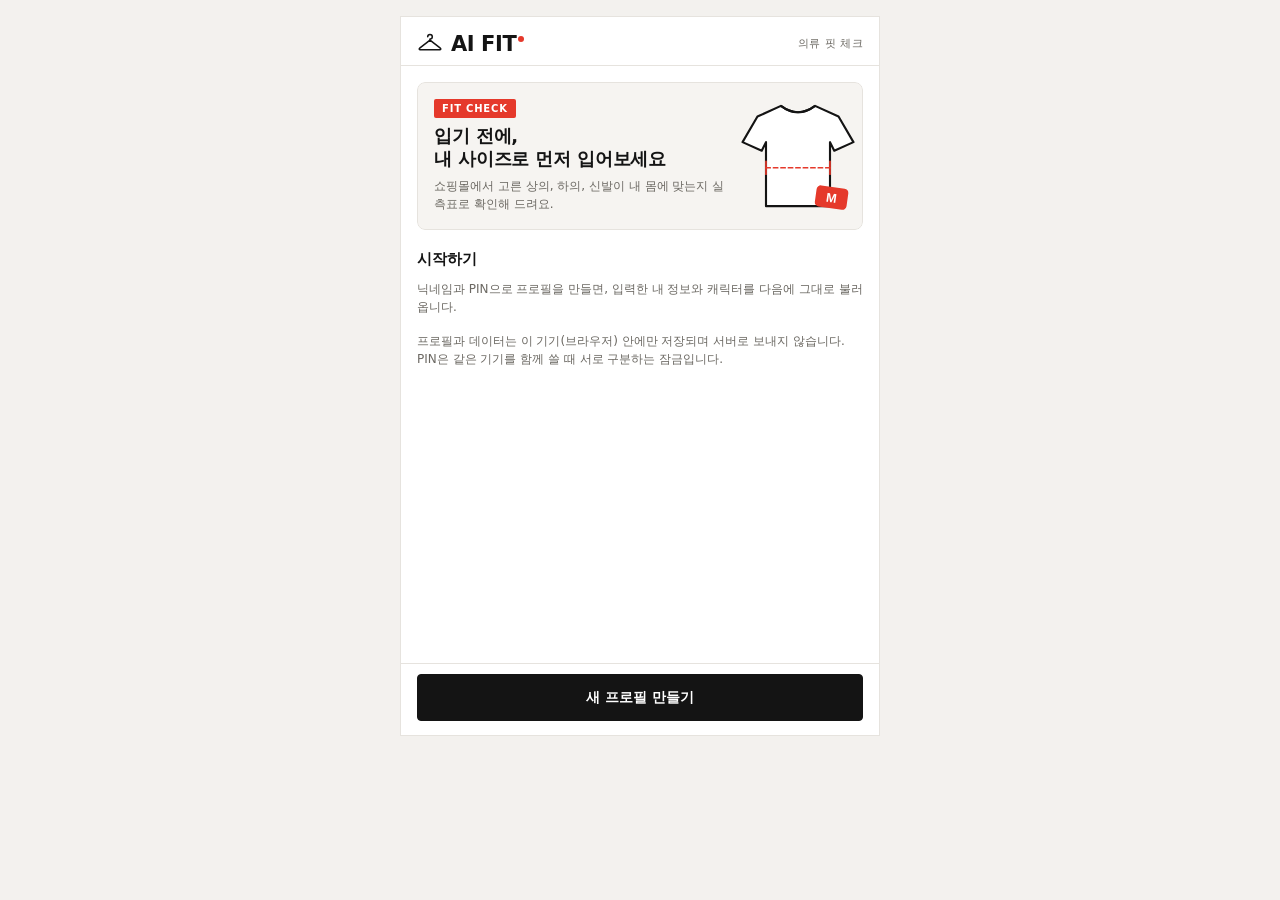
<file: index.html>
<!doctype html>
<html lang="ko">
<head>
<meta charset="utf-8">
<meta name="viewport" content="width=device-width,initial-scale=1,viewport-fit=cover">
<title>AI FIT</title>
<link rel="stylesheet" href="style.css">
</head>
<body>
<div id="app" aria-live="polite"></div>
<script src="fit-config.js"></script>
<script src="fit-engine.js"></script>
<script src="app.js"></script>
</body>
</html>
</file>
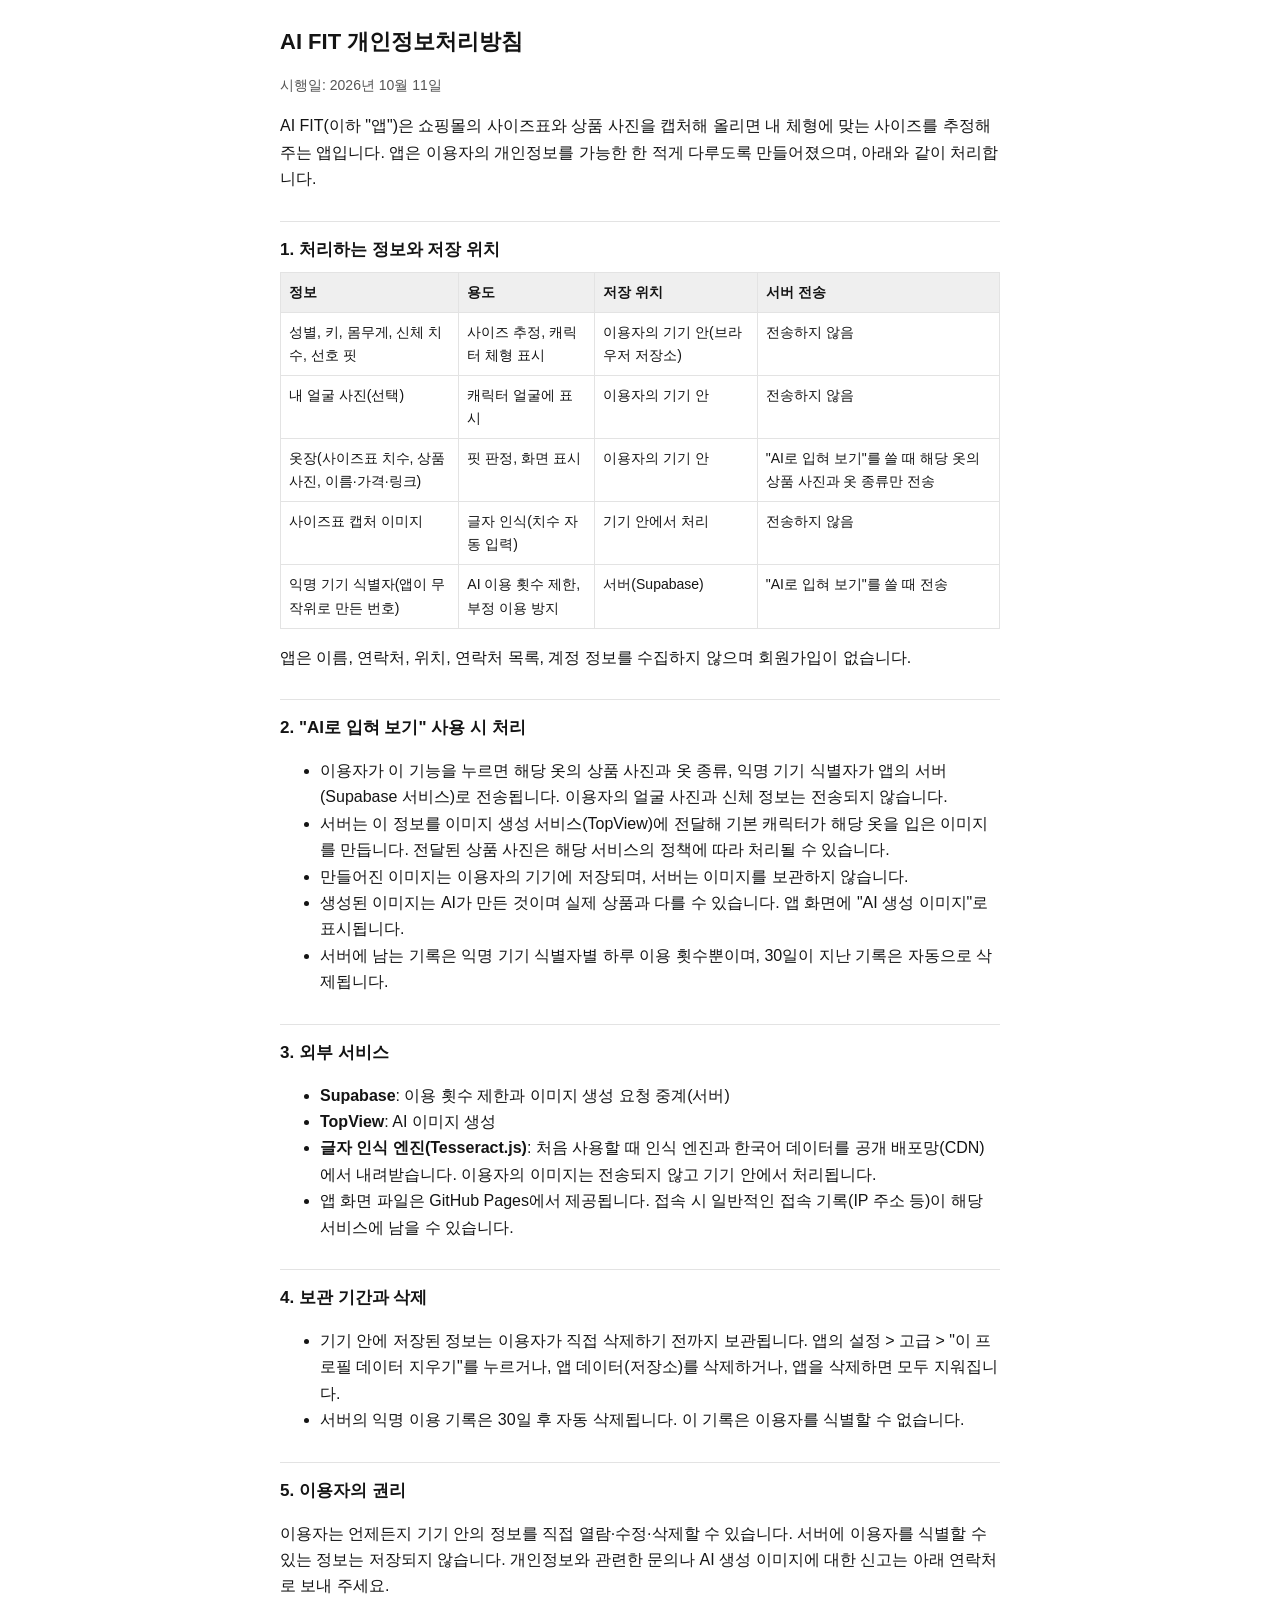
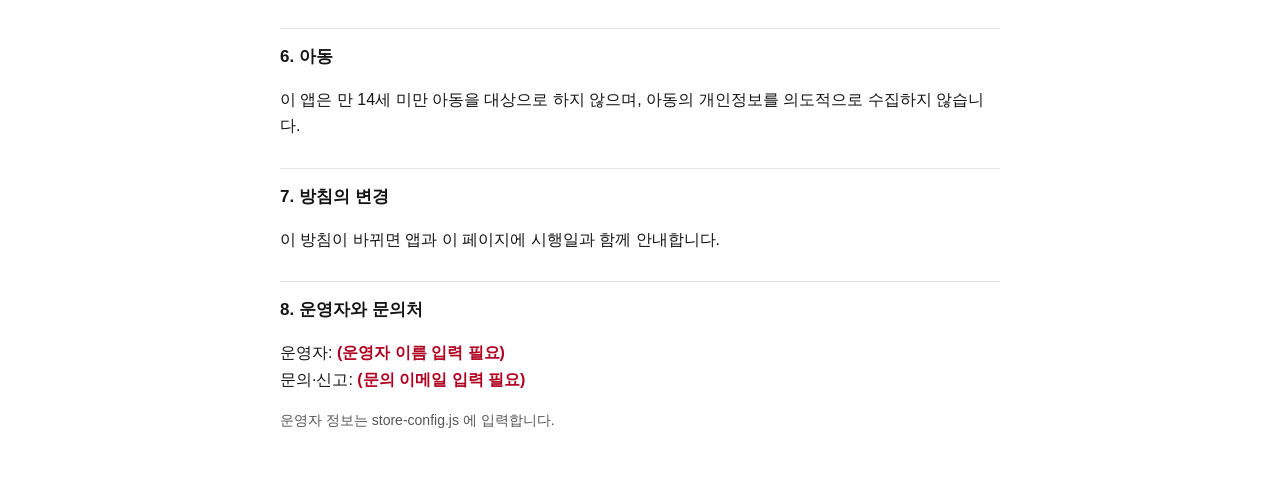
<file: privacy.html>
<!doctype html>
<html lang="ko">
<head>
<meta charset="utf-8">
<meta name="viewport" content="width=device-width,initial-scale=1">
<title>AI FIT 개인정보처리방침</title>
<style>
  :root{color-scheme:light dark;--bg:#fff;--ink:#141414;--sub:#555;--line:#e3e3e3;--warn:#b00020}
  @media (prefers-color-scheme:dark){:root{--bg:#141414;--ink:#f2f2f2;--sub:#b5b5b5;--line:#333;--warn:#ff8a9a}}
  body{margin:0;background:var(--bg);color:var(--ink);font:16px/1.65 -apple-system,"Noto Sans KR","Malgun Gothic",sans-serif}
  main{max-width:720px;margin:0 auto;padding:24px 16px 56px}
  h1{font-size:22px;margin:0 0 4px}
  h2{font-size:17px;margin:28px 0 8px;padding-top:14px;border-top:1px solid var(--line)}
  p,li{color:var(--ink)} .sub{color:var(--sub);font-size:14px}
  table{border-collapse:collapse;width:100%;font-size:14px;margin:8px 0}
  th,td{border:1px solid var(--line);padding:8px;text-align:left;vertical-align:top}
  th{background:rgba(127,127,127,.12);white-space:nowrap}
  .need{color:var(--warn);font-weight:700}
</style>
</head>
<body>
<main>
<h1>AI FIT 개인정보처리방침</h1>
<p class="sub">시행일: 2026년 10월 11일</p>

<p>AI FIT(이하 "앱")은 쇼핑몰의 사이즈표와 상품 사진을 캡처해 올리면 내 체형에 맞는 사이즈를 추정해 주는 앱입니다. 앱은 이용자의 개인정보를 가능한 한 적게 다루도록 만들어졌으며, 아래와 같이 처리합니다.</p>

<h2>1. 처리하는 정보와 저장 위치</h2>
<table>
  <tr><th>정보</th><th>용도</th><th>저장 위치</th><th>서버 전송</th></tr>
  <tr><td>성별, 키, 몸무게, 신체 치수, 선호 핏</td><td>사이즈 추정, 캐릭터 체형 표시</td><td>이용자의 기기 안(브라우저 저장소)</td><td>전송하지 않음</td></tr>
  <tr><td>내 얼굴 사진(선택)</td><td>캐릭터 얼굴에 표시</td><td>이용자의 기기 안</td><td>전송하지 않음</td></tr>
  <tr><td>옷장(사이즈표 치수, 상품 사진, 이름·가격·링크)</td><td>핏 판정, 화면 표시</td><td>이용자의 기기 안</td><td>"AI로 입혀 보기"를 쓸 때 해당 옷의 상품 사진과 옷 종류만 전송</td></tr>
  <tr><td>사이즈표 캡처 이미지</td><td>글자 인식(치수 자동 입력)</td><td>기기 안에서 처리</td><td>전송하지 않음</td></tr>
  <tr><td>익명 기기 식별자(앱이 무작위로 만든 번호)</td><td>AI 이용 횟수 제한, 부정 이용 방지</td><td>서버(Supabase)</td><td>"AI로 입혀 보기"를 쓸 때 전송</td></tr>
</table>
<p>앱은 이름, 연락처, 위치, 연락처 목록, 계정 정보를 수집하지 않으며 회원가입이 없습니다.</p>

<h2>2. "AI로 입혀 보기" 사용 시 처리</h2>
<ul>
  <li>이용자가 이 기능을 누르면 해당 옷의 상품 사진과 옷 종류, 익명 기기 식별자가 앱의 서버(Supabase 서비스)로 전송됩니다. 이용자의 얼굴 사진과 신체 정보는 전송되지 않습니다.</li>
  <li>서버는 이 정보를 이미지 생성 서비스(TopView)에 전달해 기본 캐릭터가 해당 옷을 입은 이미지를 만듭니다. 전달된 상품 사진은 해당 서비스의 정책에 따라 처리될 수 있습니다.</li>
  <li>만들어진 이미지는 이용자의 기기에 저장되며, 서버는 이미지를 보관하지 않습니다.</li>
  <li>생성된 이미지는 AI가 만든 것이며 실제 상품과 다를 수 있습니다. 앱 화면에 "AI 생성 이미지"로 표시됩니다.</li>
  <li>서버에 남는 기록은 익명 기기 식별자별 하루 이용 횟수뿐이며, 30일이 지난 기록은 자동으로 삭제됩니다.</li>
</ul>

<h2>3. 외부 서비스</h2>
<ul>
  <li><b>Supabase</b>: 이용 횟수 제한과 이미지 생성 요청 중계(서버)</li>
  <li><b>TopView</b>: AI 이미지 생성</li>
  <li><b>글자 인식 엔진(Tesseract.js)</b>: 처음 사용할 때 인식 엔진과 한국어 데이터를 공개 배포망(CDN)에서 내려받습니다. 이용자의 이미지는 전송되지 않고 기기 안에서 처리됩니다.</li>
  <li>앱 화면 파일은 GitHub Pages에서 제공됩니다. 접속 시 일반적인 접속 기록(IP 주소 등)이 해당 서비스에 남을 수 있습니다.</li>
</ul>

<h2>4. 보관 기간과 삭제</h2>
<ul>
  <li>기기 안에 저장된 정보는 이용자가 직접 삭제하기 전까지 보관됩니다. 앱의 설정 &gt; 고급 &gt; "이 프로필 데이터 지우기"를 누르거나, 앱 데이터(저장소)를 삭제하거나, 앱을 삭제하면 모두 지워집니다.</li>
  <li>서버의 익명 이용 기록은 30일 후 자동 삭제됩니다. 이 기록은 이용자를 식별할 수 없습니다.</li>
</ul>

<h2>5. 이용자의 권리</h2>
<p>이용자는 언제든지 기기 안의 정보를 직접 열람·수정·삭제할 수 있습니다. 서버에 이용자를 식별할 수 있는 정보는 저장되지 않습니다. 개인정보와 관련한 문의나 AI 생성 이미지에 대한 신고는 아래 연락처로 보내 주세요.</p>

<h2>6. 아동</h2>
<p>이 앱은 만 14세 미만 아동을 대상으로 하지 않으며, 아동의 개인정보를 의도적으로 수집하지 않습니다.</p>

<h2>7. 방침의 변경</h2>
<p>이 방침이 바뀌면 앱과 이 페이지에 시행일과 함께 안내합니다.</p>

<h2>8. 운영자와 문의처</h2>
<p>운영자: <span id="op" class="need">(운영자 이름 입력 필요)</span><br>
문의·신고: <span id="em" class="need">(문의 이메일 입력 필요)</span></p>
<p class="sub">운영자 정보는 store-config.js 에 입력합니다.</p>

<script src="store-config.js"></script>
<script>
  (function () {
    var s = window.STORE || {};
    if (s.operator) { var o = document.getElementById('op'); o.textContent = s.operator; o.className = ''; }
    if (s.email) {
      var e = document.getElementById('em'); e.className = '';
      var a = document.createElement('a'); a.href = 'mailto:' + s.email; a.textContent = s.email; e.textContent = ''; e.appendChild(a);
    }
  })();
</script>
</main>
</body>
</html>
</file>
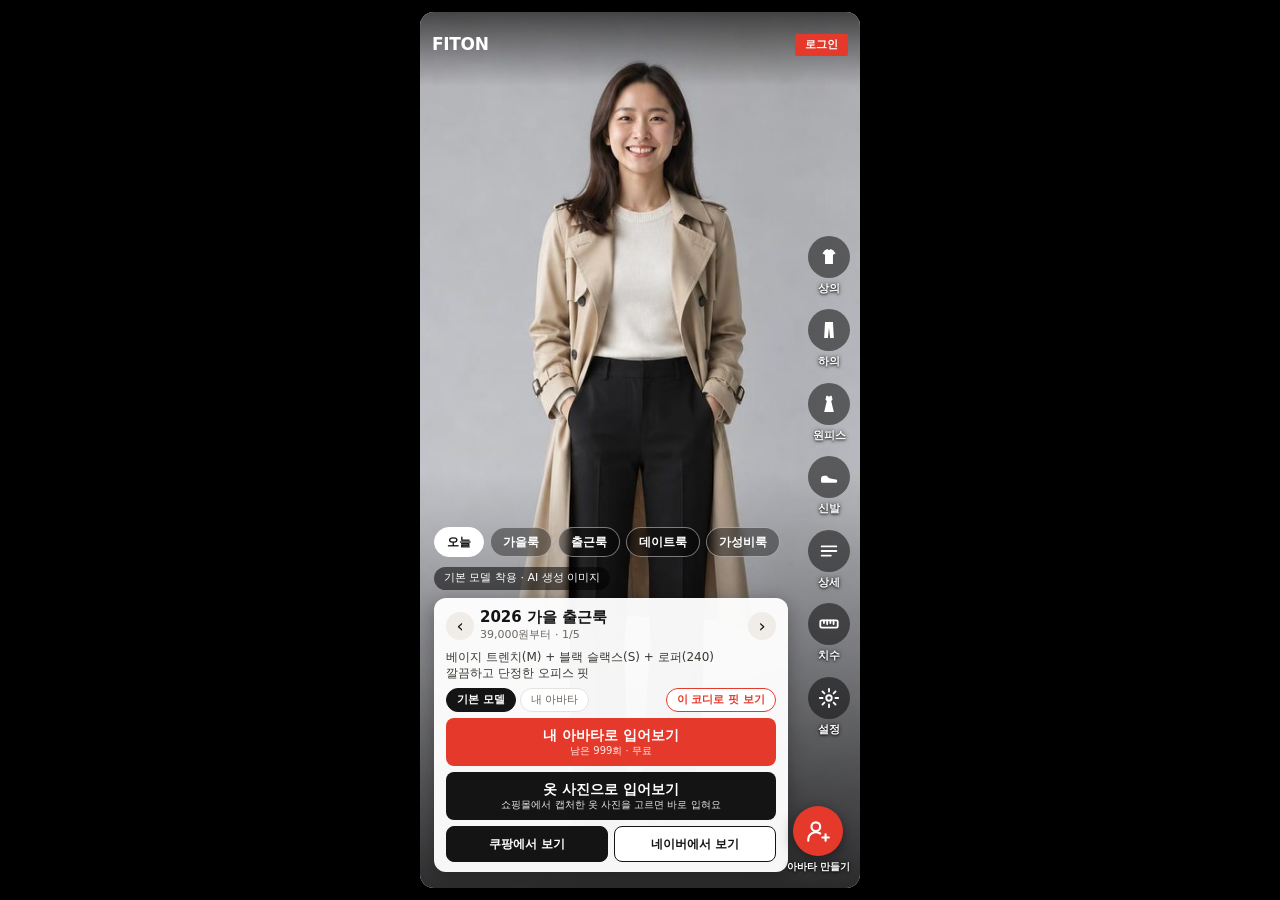
<file: shorts.html>
<!doctype html>
<html lang="ko">
<head>
<meta charset="utf-8">
<meta name="viewport" content="width=device-width,initial-scale=1,viewport-fit=cover">
<title>FITON — 쇼츠에서 본 스타일, 바로 입어보기</title>
<meta name="theme-color" content="#141414">
<meta name="mobile-web-app-capable" content="yes">
<meta name="apple-mobile-web-app-capable" content="yes">
<meta name="apple-mobile-web-app-title" content="FITON">
<meta name="apple-mobile-web-app-status-bar-style" content="black-translucent">
<link rel="manifest" href="manifest-shorts.webmanifest">
<link rel="icon" href="assets/icons/icon-192.png">
<link rel="apple-touch-icon" href="assets/icons/apple-touch-icon.png">
<link rel="stylesheet" href="style.css?v=20261013b">
<link rel="stylesheet" href="shorts.css?v=20261013b">
</head>
<body>
<div id="app" aria-live="polite"></div>
<script src="fit-config.js?v=20261013b"></script>
<script src="fit-engine.js?v=20261013b"></script>
<script src="sizeocr.js?v=20261013b"></script>
<script src="tryon-config.js?v=20261013b"></script>
<script src="styles-data.js?v=20261013b"></script>
<script src="shorts.js?v=20261013b"></script>
</body>
</html>
</file>
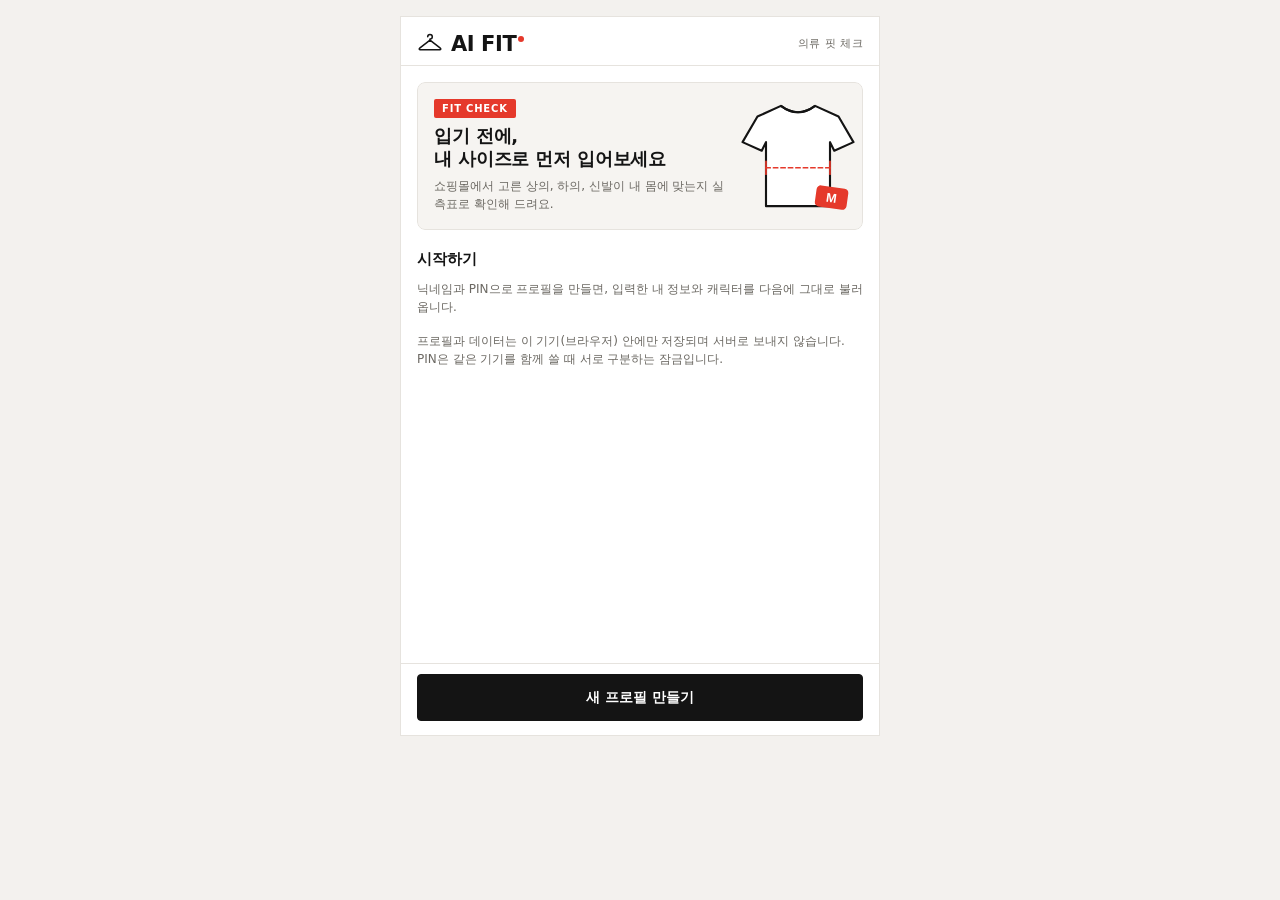
<file: v2/shorts.html>
<!doctype html>
<html lang="ko">
<head>
<meta charset="utf-8">
<meta name="viewport" content="width=device-width,initial-scale=1,viewport-fit=cover">
<title>AI FIT 쇼츠</title>
<link rel="stylesheet" href="style.css">
<link rel="stylesheet" href="shorts.css">
</head>
<body>
<div id="app" aria-live="polite"></div>
<script src="fit-config.js"></script>
<script src="fit-engine.js"></script>
<script src="shorts.js"></script>
</body>
</html>
</file>
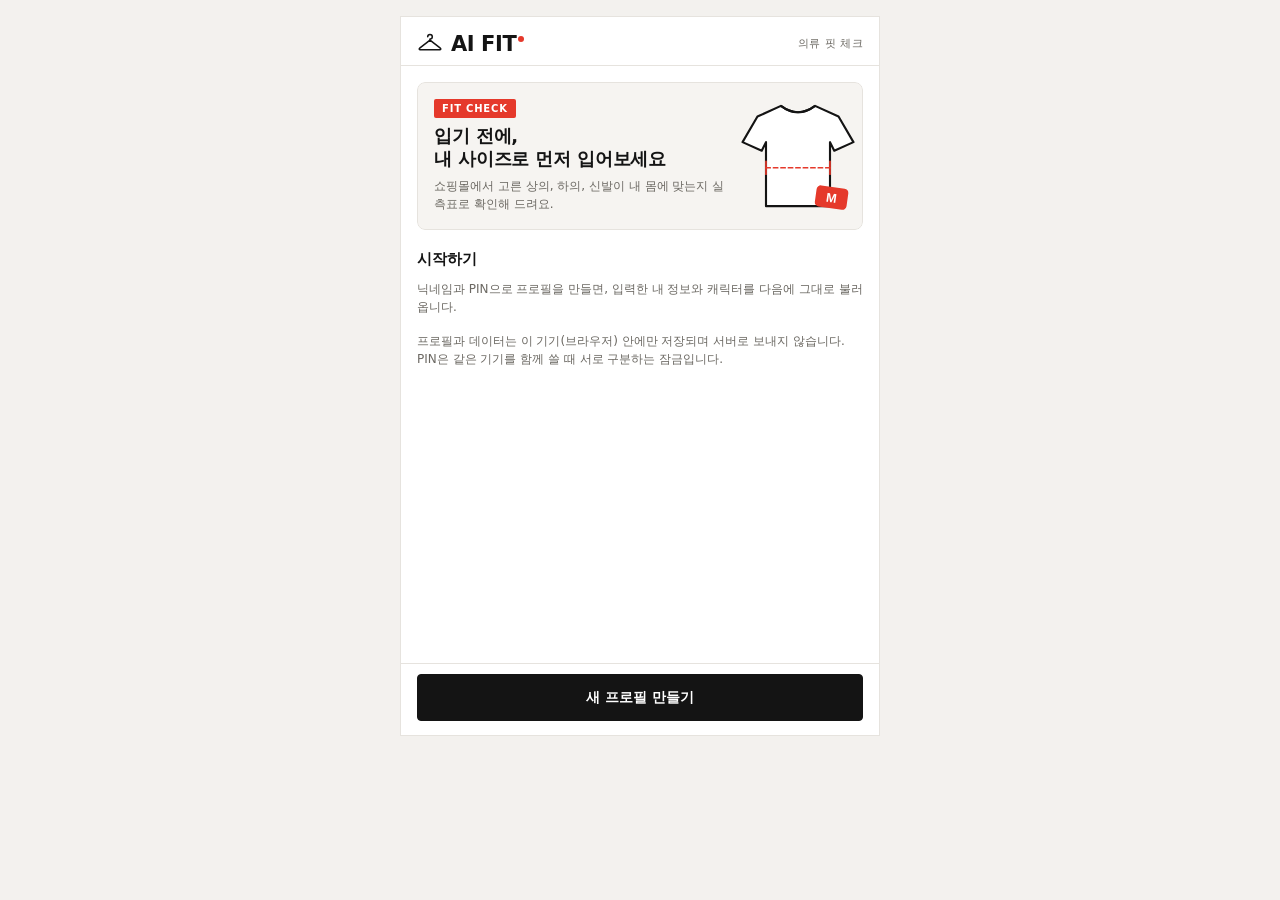
<file: v3/shorts.html>
<!doctype html>
<html lang="ko">
<head>
<meta charset="utf-8">
<meta name="viewport" content="width=device-width,initial-scale=1,viewport-fit=cover">
<title>AI FIT 쇼츠</title>
<link rel="stylesheet" href="style.css">
<link rel="stylesheet" href="shorts.css">
</head>
<body>
<div id="app" aria-live="polite"></div>
<script src="fit-config.js"></script>
<script src="fit-engine.js"></script>
<script src="sizeocr.js"></script>
<script src="shorts.js"></script>
</body>
</html>
</file>
<file: style.css>
/* AI FIT 의류 쇼핑몰 스타일: 화이트·블랙 기반, 상품 사진 중심, 세일 레드 포인트. */
:root{
  --bg:#f3f1ee; --surface:#ffffff; --surface2:#f6f4f1; --line:#e6e3de; --zebra:#faf9f7;
  --fg:#141414; --muted:#6b6862; --ink:#141414;
  --accent:#e5392b; --accent-soft:#fdecea; --danger:#c62f22;
  --btn-bg:#141414; --btn-fg:#ffffff;
  --g-tightBad:#d6402f; --g-tight:#c98a1a; --g-fit:#2e8b57; --g-loose:#2f6fb5; --g-over:#7a55b8;
  --stage1:#efebe5; --stage2:#cfc8bd; --skin:#d9b49a;
  --font:"IBM Plex Sans KR","Noto Sans KR","Malgun Gothic",system-ui,sans-serif;
  color-scheme:light;
}
@media (prefers-color-scheme: dark){:root:not([data-theme="light"]){
  --bg:#0b0b0b; --surface:#161616; --surface2:#1f1f1f; --line:#2c2c2c; --zebra:#1b1b1b;
  --fg:#f3f1ee; --muted:#9b978f; --ink:#f3f1ee;
  --accent:#ff5a49; --accent-soft:#2b1714; --danger:#ff8a7c;
  --btn-bg:#f3f1ee; --btn-fg:#141414;
  --g-tightBad:#ef7f6f; --g-tight:#e0a94a; --g-fit:#5cc08a; --g-loose:#6aa5e6; --g-over:#a98be0;
  --stage1:#262422; --stage2:#14130f; --skin:#b98f76; color-scheme:dark}}
*{box-sizing:border-box}
html,body{margin:0}
body{background:var(--bg);color:var(--fg);font-family:var(--font);font-size:14px;line-height:1.5;
  padding-inline:16px;padding-block:16px 40px}
#app{max-width:480px;margin:0 auto;background:var(--surface);border:1px solid var(--line);overflow:hidden;min-height:80vh;display:flex;flex-direction:column}
button,input,select{font:inherit;color:inherit}
button{cursor:pointer}
:focus-visible{outline:2px solid var(--accent);outline-offset:2px}

/* 상단: 브랜드 + 카테고리 탭 */
.bar{background:var(--surface);position:sticky;top:0;z-index:3;border-bottom:1px solid var(--line)}
.brand{display:flex;align-items:center;gap:8px;padding:14px 16px 8px;color:var(--ink)}
.brand svg{width:26px;height:26px;flex:none}
.brand .wm{font-weight:800;font-size:21px;letter-spacing:-.02em;line-height:1;display:flex;align-items:flex-start}
.brand .wm i{display:inline-block;width:6px;height:6px;border-radius:50%;background:var(--accent);margin:2px 0 0 2px}
.brand .mini{margin-left:auto;font-size:11px;color:var(--muted);letter-spacing:.04em}
.tabs{display:flex;overflow-x:auto;padding:0 8px;scrollbar-width:none}
.tabs::-webkit-scrollbar{display:none}
.tabs button{flex:1 0 auto;background:none;border:0;padding:10px 12px;font-size:14px;color:var(--muted);position:relative;white-space:nowrap}
.tabs button.done{color:var(--fg)}
.tabs button.on{color:var(--fg);font-weight:700}
.tabs button.on::after{content:"";position:absolute;left:10px;right:10px;bottom:0;height:3px;background:var(--ink)}

.body{padding:16px;display:flex;flex-direction:column;gap:16px;flex:1}
.foot{padding:10px 16px calc(14px + env(safe-area-inset-bottom,0px));display:flex;gap:8px;border-top:1px solid var(--line);position:sticky;bottom:0;background:var(--surface);z-index:2}
.btn{flex:1;border:1px solid var(--line);background:var(--surface);border-radius:4px;padding:12px;font-weight:600;text-align:center}
.btn.p{background:var(--btn-bg);color:var(--btn-fg);border-color:var(--btn-bg)}
.btn.ghost{flex:0 0 auto;background:none;border-color:transparent;color:var(--muted)}
.btn.sm{flex:0 0 auto;padding:5px 10px;font-size:12px;font-weight:500;border-radius:4px}
.btn.danger{color:var(--danger)}
.btn:disabled{opacity:.4;cursor:not-allowed}
.sec{font-size:15px;font-weight:700;color:var(--fg);margin:2px 0 -6px}
.note{font-size:12px;color:var(--muted)}
.warn{font-size:12px;color:var(--g-tight)}
label.f{display:flex;flex-direction:column;gap:4px;font-size:12px;color:var(--muted)}
.inp,input[type=text],input[type=number],input[type=password],select{border:1px solid var(--line);background:var(--surface);border-radius:4px;padding:9px 10px;font-size:14px;width:100%;min-width:0;font-variant-numeric:tabular-nums}
input:focus,select:focus{border-color:var(--ink);outline:0}
.inwrap{position:relative;display:flex;align-items:center}
.inwrap input{padding-right:34px}
.inwrap small{position:absolute;right:10px;color:var(--muted);font-size:12px;pointer-events:none}
.row2{display:grid;grid-template-columns:1fr 1fr;gap:8px}
.seg{display:flex;border:1px solid var(--line);border-radius:4px;overflow:hidden}
.seg button{flex:1;border:0;background:var(--surface);padding:9px 4px;font-size:13px;color:var(--muted)}
.seg button + button{border-left:1px solid var(--line)}
.seg button.on{background:var(--btn-bg);color:var(--btn-fg);font-weight:600}
.chips{display:flex;gap:6px;flex-wrap:wrap}
.chip{padding:5px 12px;border-radius:99px;border:1px solid var(--line);background:var(--surface);font-size:12px;color:var(--muted)}
.chip.on{background:var(--btn-bg);color:var(--btn-fg);border-color:var(--btn-bg);font-weight:600}
.tag{font-size:10px;padding:1px 6px;border-radius:2px;border:1px solid var(--line);color:var(--muted);white-space:nowrap}
.tag.real{color:var(--g-fit);border-color:var(--g-fit)}
.card{border:1px solid var(--line);border-radius:6px;padding:12px;display:flex;flex-direction:column;gap:8px;background:var(--surface)}
.card .h{display:flex;justify-content:space-between;align-items:center;gap:8px;font-weight:600}
.thumb{width:44px;height:44px;border-radius:4px;object-fit:cover;background:var(--surface2);flex:none}
.hrow{display:flex;gap:10px;align-items:center;min-width:0}
.hrow > div{min-width:0}
.sub{font-size:12px;color:var(--muted);font-weight:400}
.acts{display:flex;gap:6px}

/* 표: 쇼핑몰 사이즈표 */
.tablewrap{overflow-x:auto;border:1px solid var(--line);border-radius:6px}
table.t{border-collapse:separate;border-spacing:0;width:100%;font-variant-numeric:tabular-nums;font-size:12px}
table.t th,table.t td{padding:8px 4px;text-align:center;border-bottom:1px solid var(--line)}
table.t tr:last-child td{border-bottom:0}
table.t tr:first-child th{background:var(--btn-bg);color:var(--btn-fg);font-weight:600;border-bottom:0}
table.t tr:first-child th.cur{background:var(--accent);color:#fff}
table.t tr:first-child th input{background:transparent;border-color:rgba(255,255,255,.35);color:inherit;font-weight:600}
table.t td:first-child{text-align:left;color:var(--muted);white-space:nowrap;padding-left:10px;padding-right:8px;font-weight:500}
table.t tr:nth-child(even) td{background:var(--zebra)}
table.t td.cur{background:var(--accent-soft) !important;font-weight:700}
table.t input{width:62px;text-align:center;padding:6px 2px}
table.t td .grade{margin-top:2px;display:inline-block}

.photo{height:110px;border-radius:6px;background:var(--surface2);display:flex;align-items:center;justify-content:center;color:var(--muted);font-size:12px;overflow:hidden;position:relative;border:1px dashed var(--line)}
.photo img{width:100%;height:100%;object-fit:contain;position:absolute;inset:0;background:var(--surface2)}
.sum{background:var(--surface2);border-radius:6px;padding:10px 12px;display:flex;flex-direction:column;gap:2px}
.sum span{color:var(--muted);font-size:12px}
.mrow{display:grid;grid-template-columns:1fr 112px 50px;align-items:center;gap:8px;padding:4px 0}
.mrow > span:first-child{font-size:13px}

/* 프로모션 배너 */
.hero{border-radius:8px;background:var(--surface2);display:grid;grid-template-columns:1fr 128px;align-items:center;overflow:hidden;border:1px solid var(--line)}
.hero .tx{padding:16px 0 16px 16px;display:flex;flex-direction:column;gap:6px;align-items:flex-start}
.hero .pill{background:var(--accent);color:#fff;font-size:10px;font-weight:700;letter-spacing:.08em;padding:2px 8px;border-radius:2px}
.hero h2{margin:0;font-size:18px;line-height:1.3;letter-spacing:-.01em;text-wrap:balance}
.hero p{margin:0;font-size:12px;color:var(--muted)}
.hero svg{width:128px;height:140px;display:block}

.grade{font-size:11px;padding:2px 8px;border-radius:2px;color:#fff;font-weight:600;white-space:nowrap}
.gk-tightBad{background:var(--g-tightBad)}.gk-tight{background:var(--g-tight)}.gk-fit{background:var(--g-fit)}.gk-loose{background:var(--g-loose)}.gk-over{background:var(--g-over)}
.scale{position:relative;height:8px;border-radius:4px;display:flex;margin:8px 0 6px}
.scale i{display:block;height:100%}
.scale i:nth-child(1){background:var(--g-tightBad);border-radius:4px 0 0 4px}
.scale i:nth-child(2){background:var(--g-tight)}
.scale i:nth-child(3){background:var(--g-fit)}
.scale i:nth-child(4){background:var(--g-loose)}
.scale i:nth-child(5){background:var(--g-over);border-radius:0 4px 4px 0}
.scale u{position:absolute;top:-5px;width:4px;height:18px;background:var(--ink);border:2px solid var(--surface);border-radius:3px;text-decoration:none;transform:translateX(-50%)}
.line{display:flex;justify-content:space-between;gap:8px;font-size:12px;color:var(--muted);font-variant-numeric:tabular-nums}
.line b{color:var(--fg);font-weight:600;text-align:right}
.rec{background:var(--accent-soft);border-radius:6px;padding:9px 11px;font-size:13px}
.rec b{color:var(--accent);font-weight:700}
details{border:1px solid var(--line);border-radius:6px;padding:8px 12px}
details summary{cursor:pointer;font-weight:600;font-size:13px}
details[open] summary{margin-bottom:8px}
.grid5{display:grid;grid-template-columns:70px repeat(4,1fr);gap:4px;align-items:center;font-size:12px;margin-top:8px}
.grid5 input{padding:5px 4px;text-align:center}
.feel{display:flex;align-items:center;gap:6px;font-size:12px;color:var(--muted);flex-wrap:wrap}
.feel select{width:auto;padding:4px 6px;font-size:12px}
.ok{color:var(--g-fit);font-weight:600}.ng{color:var(--g-tight);font-weight:600}
.empty{color:var(--muted);text-align:center;padding:18px 8px;border:1px dashed var(--line);border-radius:6px}

/* 상품 피드 타일 */
.feed{display:grid;grid-template-columns:1fr 1fr;gap:18px 12px}
.tile{display:flex;flex-direction:column;gap:4px;min-width:0;background:none;border:0;padding:0;text-align:left;color:inherit}
.tile .timg{position:relative;aspect-ratio:3/4;border-radius:4px;background:var(--surface2);display:flex;align-items:center;justify-content:center;color:var(--muted);overflow:hidden;border:2px solid transparent}
.tile .timg svg{width:52%;opacity:.5}
.tile .timg img{position:absolute;inset:0;width:100%;height:100%;object-fit:cover}
.tile.sel .timg{border-color:var(--ink)}
.tile .tbadge{position:absolute;left:0;top:8px;background:var(--accent);color:#fff;font-size:10px;font-weight:700;padding:2px 8px;border-radius:0 2px 2px 0}
.tile .tcheck{position:absolute;right:8px;bottom:8px;width:24px;height:24px;border-radius:50%;background:var(--ink);color:var(--surface);font-weight:700;display:flex;align-items:center;justify-content:center;font-size:13px}
.tile .tact{position:absolute;right:6px;top:6px;display:flex;gap:4px}
.tile .tact .btn{background:rgba(20,20,20,.72);color:#fff;border-color:transparent;padding:3px 8px;font-size:11px}
.tile .tact .btn.danger{color:#ffb4a8}
.tile .tname{font-weight:600;font-size:13px;white-space:nowrap;overflow:hidden;text-overflow:ellipsis;margin-top:2px}
.tile .chip{padding:3px 9px;font-size:11px}
.tile.add .timg{border:1px dashed var(--line);background:none}
.tile.add .timg span{font-size:34px;color:var(--muted);font-weight:300}
.tile.add{cursor:pointer}

/* 결과: 세로 몰입형 릴 */
body:has(#app.reelmode){padding:0;background:#000}
#app.reelmode{max-width:440px;height:min(100svh,900px);min-height:0;border:0;border-radius:0;background:#000}
@media (min-width:480px){ #app.reelmode{margin-top:12px;border-radius:14px;height:min(calc(100svh - 24px),900px)} }
.reel{position:relative;flex:1;overflow:hidden;color:#fff;background:#000}
.rmedia{position:absolute;inset:0;display:flex;align-items:center;justify-content:center;background:linear-gradient(var(--stage1),var(--stage2))}
.rmedia video{width:100%;height:100%;object-fit:cover;position:relative}
.rmedia img{max-width:100%;max-height:100%;object-fit:contain;position:relative}
.rmedia svg{height:56%;position:relative}
.rbadge{position:absolute;top:96px;left:50%;transform:translateX(-50%);font-size:11px;background:rgba(0,0,0,.55);color:#fff;padding:3px 10px;border-radius:99px;white-space:nowrap;max-width:92%;overflow:hidden;text-overflow:ellipsis}
.rtop{position:absolute;left:0;right:0;top:0;padding:calc(10px + env(safe-area-inset-top,0px)) 12px 28px;background:linear-gradient(rgba(0,0,0,.6),transparent);display:flex;flex-direction:column;gap:10px;z-index:2}
.rsegs{display:flex;gap:4px}
.rsegs button{flex:1;background:none;border:0;padding:0;color:rgba(255,255,255,.7);font-size:10px;text-align:left;display:flex;flex-direction:column;gap:4px}
.rsegs button i{display:block;height:3px;border-radius:2px;background:rgba(255,255,255,.35)}
.rsegs button.on{color:#fff;font-weight:600}
.rsegs button.on i{background:#fff}
.rbar{display:flex;align-items:center;gap:10px}
.rbar .wm{font-weight:800;font-size:17px;letter-spacing:-.02em}
.rbar .rtag{margin-left:auto;font-size:11px;background:var(--accent);padding:3px 10px;border-radius:2px;font-weight:600}
.rbtn{width:34px;height:34px;border-radius:50%;border:0;background:rgba(0,0,0,.4);color:#fff;display:flex;align-items:center;justify-content:center;padding:0}
.rbtn svg{width:20px;height:20px}
.rrail{position:absolute;right:10px;bottom:150px;display:flex;flex-direction:column;gap:16px;align-items:center;z-index:2}
.rrail button{background:none;border:0;color:#fff;display:flex;flex-direction:column;align-items:center;gap:3px;font-size:11px;font-weight:600;padding:0;text-shadow:0 0 4px rgba(0,0,0,.75),0 1px 2px rgba(0,0,0,.7)}
.rrail button svg{width:46px;height:46px;padding:12px;border-radius:50%;background:rgba(0,0,0,.5);backdrop-filter:blur(6px)}
.rcap{position:absolute;left:0;right:0;bottom:0;padding:48px 72px calc(16px + env(safe-area-inset-bottom,0px)) 14px;background:linear-gradient(transparent,rgba(0,0,0,.78));display:flex;flex-direction:column;gap:8px;z-index:2}
.rwho{font-weight:700;font-size:14px}
.fchips{display:flex;flex-direction:column;gap:6px;align-items:flex-start}
.fchip{display:inline-flex;align-items:center;gap:8px;background:#fff;color:#141414;border:0;border-radius:99px;padding:5px 8px 5px 12px;font-size:12px}
.fchip .k{font-weight:700}
.rnote{font-size:12px;color:#fff}
.rfine{font-size:10px;color:rgba(255,255,255,.7)}
/* 바텀시트 */
.sheetbg{position:absolute;inset:0;background:rgba(0,0,0,.5);z-index:4}
.sheet{position:absolute;left:0;right:0;bottom:0;max-height:82%;overflow-y:auto;background:var(--surface);color:var(--fg);border-radius:16px 16px 0 0;padding:8px 16px calc(16px + env(safe-area-inset-bottom,0px));display:flex;flex-direction:column;gap:12px;z-index:5}
.sheet h3{margin:0;font-size:16px}
.sheet .grab{width:40px;height:4px;border-radius:2px;background:var(--line);align-self:center;margin:2px 0 4px}
@media (max-width:480px){ body{padding-inline:0;padding-top:0} #app{border-left:0;border-right:0;border-top:0} .hero{grid-template-columns:1fr 104px} .hero svg{width:104px} }
@media (prefers-reduced-motion:no-preference){
  .btn,.chip,.tabs button{transition:background .12s,color .12s}
  @keyframes sheetup{from{transform:translateY(40px);opacity:0}to{transform:none;opacity:1}}
  .sheet{animation:sheetup .18s ease-out}
}

.tile .price{font-weight:700;font-size:13px}
.buy{display:inline-block;margin-top:4px;padding:5px 10px;background:var(--ink);color:var(--surface);border-radius:3px;font-size:11px;font-weight:700;text-align:center;text-decoration:none}

.herovid{position:relative;border-radius:8px;overflow:hidden;background:var(--surface2);border:1px solid var(--line);aspect-ratio:9/16;max-height:62vh;margin:0 auto}
.herovid video{width:100%;height:100%;object-fit:cover;display:block}
.herovid .hv-cap{position:absolute;left:0;right:0;top:0;padding:14px 12px 28px;color:#fff;font-size:17px;font-weight:700;text-align:center;background:linear-gradient(rgba(0,0,0,.45),transparent);text-shadow:0 1px 3px rgba(0,0,0,.5)}
.herovid .hv-ai{position:absolute;right:8px;bottom:8px;font-size:10px;color:#fff;background:rgba(0,0,0,.45);padding:2px 6px;border-radius:3px}
.herovid .hero{display:none}
.herovid.novid{aspect-ratio:auto;max-height:none;border:0;background:none}
.herovid.novid video,.herovid.novid .hv-cap,.herovid.novid .hv-ai{display:none}
.herovid.novid .hero{display:grid}

#intro{position:fixed;inset:0;z-index:9999;background:#000;display:flex;align-items:center;justify-content:center;transition:opacity .3s}
#intro.out{opacity:0}
#intro video{width:100%;height:100%;object-fit:contain}
#intro .in-cap{position:absolute;left:0;right:0;top:0;padding:max(env(safe-area-inset-top),16px) 12px 40px;color:#fff;font-size:20px;font-weight:700;text-align:center;background:linear-gradient(rgba(0,0,0,.5),transparent);text-shadow:0 1px 3px rgba(0,0,0,.5)}
#intro .in-ai{position:absolute;left:12px;bottom:max(env(safe-area-inset-bottom),12px);font-size:11px;color:#fff;background:rgba(0,0,0,.45);padding:3px 8px;border-radius:3px}
#intro .in-skip{position:absolute;right:12px;bottom:max(env(safe-area-inset-bottom),12px);border:1px solid rgba(255,255,255,.7);background:rgba(0,0,0,.45);color:#fff;font-size:13px;padding:8px 14px;border-radius:20px;cursor:pointer}
.herovid{cursor:pointer}

/* 로그인(이 기기 안 프로필) */
.ulist{display:flex;flex-direction:column;gap:8px}
.urow{display:flex;align-items:center;gap:8px;border:1px solid var(--line);border-radius:6px;padding:8px 10px 8px 8px;background:var(--surface)}
.ugo{flex:1;display:flex;align-items:center;gap:10px;border:0;background:none;padding:2px;text-align:left;font-size:15px;min-width:0}
.ugo b{overflow:hidden;text-overflow:ellipsis;white-space:nowrap}
.ucard{display:flex;align-items:center;gap:12px}
.uav{width:40px;height:40px;border-radius:50%;flex:none;object-fit:cover;background:var(--btn-bg);color:var(--btn-fg);display:inline-flex;align-items:center;justify-content:center;font-weight:700;font-size:16px}
.uav.big{width:72px;height:72px;font-size:26px}
.brand .btn.sm{margin-left:4px}
</file>
<file: shorts.css>
/* 전체 화면(쇼츠형) 전용 보강: 기본 컴포넌트는 style.css 를 그대로 쓴다 */
.sheet{max-height:88%}
.sheet.half{max-height:56%}
.sheetbg.lite{background:rgba(0,0,0,.12)}
.sheet .foot{position:static;border:0;padding:0}
.sheet .body{padding:0}
.hs{display:flex;gap:10px;overflow-x:auto;padding-bottom:6px;scrollbar-width:none}
.hs::-webkit-scrollbar{display:none}
.hs .tile{flex:0 0 118px}
.rrail{gap:12px;z-index:3} /* 하단 rcap(z-index 2, 화면 전체 폭)이 레일 버튼을 덮어 탭이 안 먹던 문제 */
.reel:has(> .sheetbg.lite) .rrail{z-index:5} /* 반쪽 시트가 열려도 레일 버튼은 눌리게(배경 .sheetbg z-index 4 가 레일을 덮어 다른 종류를 누르면 시트만 닫히던 문제) */
.rrail button svg{width:42px;height:42px;padding:10px}
.rrail button.on svg{background:#fff;color:#141414}
.rrail button.has svg{box-shadow:0 0 0 2px var(--accent)}
/* 레일 버튼이 7개로 늘어 낮은 화면에서 위쪽 로그인·프로필 버튼을 가리던 문제: 화면 높이에 맞춰 버튼을 줄인다 */
@media (max-height:760px){.rrail{gap:6px}.rrail button svg{width:36px;height:36px;padding:8px}.rrail button{font-size:10px}}
@media (max-height:640px){.rrail{gap:3px;bottom:140px}.rrail button svg{width:30px;height:30px;padding:6px}.rrail button{font-size:9px;gap:1px}}

.tryon{display:flex;gap:4px;flex-wrap:wrap;margin-top:4px}
.tryon .btn.sm{padding:4px 8px;font-size:11px}
.rmedia img.worn{width:100%;height:100%;object-fit:cover;object-position:top}
.sheet > *{flex-shrink:0}
.hs .tile .timg{flex:none}

/* 위·아래 겹침 영역(rtop/rcap/rrail)의 빈 곳은 이미지 탭으로 통과시키고, 그 안의 버튼·카드만 받는다 */
.rtop,.rcap,.rrail{pointer-events:none}
.rtop>*,.rcap>*,.rrail>*{pointer-events:auto}

/* 이미지 전체 화면 보기 */
#fsview{position:fixed;inset:0;z-index:9999;background:#000;cursor:zoom-out}
#fsview .rmedia{position:absolute;inset:0;bottom:0!important}
#fsview .rmedia img.worn{object-fit:contain;object-position:center}
#fsview .rmedia video{object-fit:contain}
#fsview .fsx{position:absolute;top:14px;right:14px;z-index:2;width:40px;height:40px;border-radius:50%;border:0;background:rgba(0,0,0,.55);color:#fff;font-size:18px;cursor:pointer}

/* 첫 화면: 영상만 꽉 차게(탭하면 메뉴 표시) */
#app.reelmode.clean{max-width:calc(100svh * 9 / 16);margin:0 auto;border-radius:0;height:100svh}
#app.reelmode.clean .rtop,#app.reelmode.clean .rrail,#app.reelmode.clean .rcap,#app.reelmode.clean .rbadge{opacity:0;pointer-events:none}
#app.reelmode.clean::after{content:"화면을 탭하세요";position:absolute;left:50%;bottom:calc(22px + env(safe-area-inset-bottom,0px));transform:translateX(-50%);color:#fff;font-size:12px;background:rgba(0,0,0,.45);padding:5px 14px;border-radius:99px;pointer-events:none}
#app{position:relative}

/* 처음 접속(프로필 선택) 화면: 영상이 화면 전체를 채우고 메뉴는 위·아래에 겹쳐 보인다 */
#app.lgfull{position:relative;max-width:calc(100svh * 9 / 16);margin:0 auto;height:100svh;min-height:0;border:0;border-radius:0;background:#000;color:#fff}
body:has(#app.lgfull){padding:0;background:#000}
#app.lgfull .herovid{position:absolute;inset:0;z-index:0;max-height:none;aspect-ratio:auto;border:0;border-radius:0;margin:0}
#app.lgfull .herovid::after{content:"";position:absolute;left:0;right:0;bottom:0;height:60%;background:linear-gradient(transparent,rgba(0,0,0,.82));pointer-events:none}
#app.lgfull .herovid .hv-cap{top:58px;background:none;font-size:18px}
#app.lgfull .herovid .hv-ai{bottom:auto;top:96px;right:12px}
#app.lgfull .bar{position:absolute;left:0;right:0;top:0;background:linear-gradient(rgba(0,0,0,.6),transparent);border:0;color:#fff}
#app.lgfull .brand{color:#fff}
#app.lgfull .brand .mini{color:rgba(255,255,255,.85)}
#app.lgfull .body{margin-top:auto;flex:none;padding-bottom:6px}
#app.lgfull .body > *:not(.herovid){position:relative;z-index:1}
#app.lgfull .sec,#app.lgfull .note{color:#fff}
#app.lgfull .note{opacity:.85}
#app.lgfull .foot{position:relative;z-index:2;background:transparent;border:0}

/* AI 입혀 보기 */
.toast{position:fixed;left:50%;bottom:calc(env(safe-area-inset-bottom) + 28px);transform:translateX(-50%);z-index:20000;max-width:88%;background:rgba(20,20,20,.92);color:#fff;font-size:14px;font-weight:600;padding:12px 16px;border-radius:12px;text-align:center;box-shadow:0 4px 18px rgba(0,0,0,.35)}

/* 피팅룸 대기 연출: 커튼이 닫히고, 끝나면 열린다 */
#fwait{position:fixed;inset:0;z-index:15000;display:flex;justify-content:center;background:rgba(0,0,0,.0);transition:background .8s,opacity .4s;pointer-events:auto}
#fwait.shut{background:#1a1210}
#fwait.hide{opacity:0;pointer-events:none}
#fwait.opening{pointer-events:none}
#fwait .fcl,#fwait .fcr{position:absolute;top:0;bottom:0;width:50%;background:repeating-linear-gradient(90deg,#7a1f2b 0 5vmin,#5e1620 5vmin 7vmin);box-shadow:inset 0 0 6vmin rgba(0,0,0,.45);transition:transform 1.2s cubic-bezier(.5,0,.2,1);z-index:2}
#fwait .fcl{left:0;transform:translateX(-102%)}
#fwait .fcr{right:0;transform:translateX(102%)}
#fwait.shut .fcl,#fwait.shut .fcr{transform:none}
#fwait.opening .fcl{transform:translateX(-102%)}#fwait.opening .fcr{transform:translateX(102%)}
#fwait.opening{background:transparent}
#fwait .fbody{position:relative;z-index:3;width:min(100vw,440px);display:flex;flex-direction:column;align-items:center;justify-content:center;gap:16px;color:#fff;text-align:center;padding:0 28px;opacity:0;transition:opacity .6s .8s}
#fwait.shut .fbody{opacity:1}
#fwait.opening .fbody{opacity:0;transition:opacity .3s}
#fwait .fsign{padding:6px 18px;border-radius:6px;background:#1d1d1d;color:#ffe9b8;font-weight:800;letter-spacing:.14em;font-size:20px;text-shadow:0 0 10px rgba(255,214,140,.9);box-shadow:0 0 28px rgba(255,214,140,.45)}
#fwait .fmsg{font-size:18px;font-weight:700}
#fwait .fmsg i{display:inline-block;font-style:normal;animation:fdot 1s infinite}
#fwait .fmsg i:nth-child(2){animation-delay:.2s}#fwait .fmsg i:nth-child(3){animation-delay:.4s}
#fwait .fname{font-size:13px;opacity:.8;max-width:100%;overflow:hidden;text-overflow:ellipsis;white-space:nowrap}
#fwait .fbar{width:min(70vw,260px);height:6px;border-radius:99px;background:rgba(255,255,255,.2);overflow:hidden}
#fwait .fbar b{display:block;height:100%;width:0;background:#ffd48a;border-radius:99px;transition:width .6s ease}
#fwait .fhint{font-size:12px;opacity:.7}
#fwait .fbtn{margin-top:6px;border:1px solid rgba(255,255,255,.5);background:rgba(0,0,0,.25);color:#fff;border-radius:99px;padding:10px 20px;font:inherit;font-size:14px;font-weight:600;cursor:pointer}
@keyframes fdot{0%,100%{opacity:.25}50%{opacity:1}}
@media (prefers-reduced-motion:reduce){#fwait .fcl,#fwait .fcr{transition:none}}

/* FITON: 스타일 분류 탭 · 스타일 카드 · 아바타 만들기 플로팅 버튼 (메인 화면 하단 rcap 안, 오른쪽 72px 는 rrail 자리) */
.hv-cap small{display:block;font-size:13px;font-weight:500;opacity:.92;margin-top:2px}
.rcap{padding-top:56px}
.rcap .rbadge{position:static;transform:none;align-self:flex-start;margin:0}
.stabs{display:flex;gap:6px;overflow-x:auto;scrollbar-width:none;padding-bottom:2px}
.stabs::-webkit-scrollbar{display:none}
.stabs button{flex:none;border:1px solid rgba(255,255,255,.45);background:rgba(0,0,0,.38);color:#fff;border-radius:99px;padding:5px 12px;font-size:12px;font-weight:600;backdrop-filter:blur(4px)}
.stabs button.on{background:#fff;color:#141414;border-color:#fff}
.scard{background:rgba(255,255,255,.96);color:#141414;border-radius:12px;padding:10px 12px;display:flex;flex-direction:column;gap:6px;box-shadow:0 4px 18px rgba(0,0,0,.3)}
.scard .sh{display:flex;align-items:center;gap:6px}
.scard .sh > button{flex:none;width:28px;height:28px;border:0;border-radius:50%;background:#f0ede8;color:#141414;font-size:18px;line-height:1;padding:0}
.scard .sh > button:disabled{opacity:.3}
.scard .st{flex:1;min-width:0;display:flex;flex-direction:column}
.scard .st b{font-size:15px;line-height:1.25;white-space:nowrap;overflow:hidden;text-overflow:ellipsis}
.scard .st span{font-size:11px;color:#6b6862}
.scard .sp{font-size:12px;color:#3a3832;line-height:1.35;display:-webkit-box;-webkit-line-clamp:2;-webkit-box-orient:vertical;overflow:hidden}
.scard .sview{display:flex;gap:4px;align-items:center;flex-wrap:wrap}
.scard .sview button{border:1px solid #e6e3de;background:#fff;border-radius:99px;padding:3px 10px;font-size:11px;color:#6b6862}
.scard .sview button.on{background:#141414;color:#fff;border-color:#141414;font-weight:600}
.scard .sview .sapply{margin-left:auto;color:#e5392b;border-color:#e5392b;font-weight:600}
.scard .sapplied{margin-left:auto;font-size:11px;color:#2e8b57;font-weight:600}
.scard .sgo{border:0;border-radius:8px;background:#e5392b;color:#fff;font-weight:800;font-size:14px;padding:9px 10px;display:flex;flex-direction:column;align-items:center;gap:0;line-height:1.25}
.scard .sgo small{font-size:10px;font-weight:500;opacity:.9}
.scard .sgo.alt{background:#141414;cursor:pointer}
/* 옷 사진으로 입어보기: 종류 고르기 */
#qpick{position:fixed;inset:0;z-index:16000;background:rgba(0,0,0,.55);display:flex;align-items:flex-end;justify-content:center}
#qpick .qbox{width:min(100vw,440px);background:#fff;color:#141414;border-radius:16px 16px 0 0;padding:16px 16px calc(16px + env(safe-area-inset-bottom,0px));display:flex;flex-direction:column;gap:12px}
#qpick .qt{font-weight:800;font-size:16px;text-align:center}
#qpick .qbtns{display:grid;grid-template-columns:repeat(4,1fr);gap:8px}
#qpick .qbtns button{border:1px solid #e6e3de;background:#fff;border-radius:10px;padding:8px 2px;font-size:12px;font-weight:700;color:#141414;display:flex;flex-direction:column;align-items:center;gap:2px;cursor:pointer}
#qpick .qbtns svg{width:40px;height:40px;color:#141414}
#qpick .qx{border:0;background:#f1efeb;border-radius:8px;padding:10px;font-size:13px;cursor:pointer}
.scard .sshop{display:flex;gap:6px}
.sbtn{flex:1;text-align:center;border-radius:8px;padding:8px 4px;font-size:12px;font-weight:700;text-decoration:none;border:1px solid #141414;color:#141414;background:#fff;cursor:pointer;font-family:inherit}
.sbtn.coupang{background:#141414;color:#fff}
.sbtn.off{opacity:.45;border-style:dashed}
.fchips{flex-direction:row;flex-wrap:wrap}
.fchip{max-width:100%}
.fab{position:absolute;right:10px;bottom:calc(14px + env(safe-area-inset-bottom,0px));z-index:3;border:0;background:none;color:#fff;display:flex;flex-direction:column;align-items:center;gap:3px;font-size:10px;font-weight:700;padding:0;text-shadow:0 0 4px rgba(0,0,0,.75),0 1px 2px rgba(0,0,0,.7)}
.fab .fi{width:50px;height:50px;border-radius:50%;background:#e5392b;display:flex;align-items:center;justify-content:center;box-shadow:0 4px 14px rgba(0,0,0,.45)}
.fab .fi svg{width:26px;height:26px}
#app.reelmode.clean .fab{opacity:0;pointer-events:none}
.rmedia img.worn.model{object-position:top}
.card.plan.on{border-color:var(--accent)}

.newprof{margin-left:auto;border:0;border-radius:99px;background:#fff;color:#141414;font:inherit;font-size:13px;font-weight:700;padding:8px 14px;cursor:pointer}

/* 둘러보기(프로필 없음): 상단 로그인 버튼과 카드 아래 안내 버튼 */
button.rtag{border:0;font:inherit;font-size:11px;font-weight:600;color:#fff;cursor:pointer}
.rfine.gcta{border:0;background:rgba(255,255,255,.14);color:#fff;font:inherit;font-size:11px;padding:7px 10px;border-radius:8px;text-align:left;cursor:pointer;align-self:flex-start}

.backbtn{border:0;background:none;color:inherit;font:inherit;font-size:22px;line-height:1;padding:4px 6px 4px 0;cursor:pointer}
/* 입어본 기록 */
.hist .hres{width:100%;max-height:420px;object-fit:contain;border-radius:6px;background:#111;cursor:zoom-in}
.hist .cmp{display:flex;gap:6px}
.hist .cmp figure{margin:0;flex:1;text-align:center;font-size:11px;color:var(--muted)}
.hist .cmp img{width:100%;max-height:420px;object-fit:contain;border-radius:6px;background:#111}
.hist .acts{display:flex;gap:6px;flex-wrap:wrap}
</file>
<file: v2/style.css>
/* AI FIT 의류 쇼핑몰 스타일: 화이트·블랙 기반, 상품 사진 중심, 세일 레드 포인트. */
:root{
  --bg:#f3f1ee; --surface:#ffffff; --surface2:#f6f4f1; --line:#e6e3de; --zebra:#faf9f7;
  --fg:#141414; --muted:#6b6862; --ink:#141414;
  --accent:#e5392b; --accent-soft:#fdecea; --danger:#c62f22;
  --btn-bg:#141414; --btn-fg:#ffffff;
  --g-tightBad:#d6402f; --g-tight:#c98a1a; --g-fit:#2e8b57; --g-loose:#2f6fb5; --g-over:#7a55b8;
  --stage1:#efebe5; --stage2:#cfc8bd; --skin:#d9b49a;
  --font:"IBM Plex Sans KR","Noto Sans KR","Malgun Gothic",system-ui,sans-serif;
  color-scheme:light;
}
@media (prefers-color-scheme: dark){:root:not([data-theme="light"]){
  --bg:#0b0b0b; --surface:#161616; --surface2:#1f1f1f; --line:#2c2c2c; --zebra:#1b1b1b;
  --fg:#f3f1ee; --muted:#9b978f; --ink:#f3f1ee;
  --accent:#ff5a49; --accent-soft:#2b1714; --danger:#ff8a7c;
  --btn-bg:#f3f1ee; --btn-fg:#141414;
  --g-tightBad:#ef7f6f; --g-tight:#e0a94a; --g-fit:#5cc08a; --g-loose:#6aa5e6; --g-over:#a98be0;
  --stage1:#262422; --stage2:#14130f; --skin:#b98f76; color-scheme:dark}}
*{box-sizing:border-box}
html,body{margin:0}
body{background:var(--bg);color:var(--fg);font-family:var(--font);font-size:14px;line-height:1.5;
  padding-inline:16px;padding-block:16px 40px}
#app{max-width:480px;margin:0 auto;background:var(--surface);border:1px solid var(--line);overflow:hidden;min-height:80vh;display:flex;flex-direction:column}
button,input,select{font:inherit;color:inherit}
button{cursor:pointer}
:focus-visible{outline:2px solid var(--accent);outline-offset:2px}

/* 상단: 브랜드 + 카테고리 탭 */
.bar{background:var(--surface);position:sticky;top:0;z-index:3;border-bottom:1px solid var(--line)}
.brand{display:flex;align-items:center;gap:8px;padding:14px 16px 8px;color:var(--ink)}
.brand svg{width:26px;height:26px;flex:none}
.brand .wm{font-weight:800;font-size:21px;letter-spacing:-.02em;line-height:1;display:flex;align-items:flex-start}
.brand .wm i{display:inline-block;width:6px;height:6px;border-radius:50%;background:var(--accent);margin:2px 0 0 2px}
.brand .mini{margin-left:auto;font-size:11px;color:var(--muted);letter-spacing:.04em}
.tabs{display:flex;overflow-x:auto;padding:0 8px;scrollbar-width:none}
.tabs::-webkit-scrollbar{display:none}
.tabs button{flex:1 0 auto;background:none;border:0;padding:10px 12px;font-size:14px;color:var(--muted);position:relative;white-space:nowrap}
.tabs button.done{color:var(--fg)}
.tabs button.on{color:var(--fg);font-weight:700}
.tabs button.on::after{content:"";position:absolute;left:10px;right:10px;bottom:0;height:3px;background:var(--ink)}

.body{padding:16px;display:flex;flex-direction:column;gap:16px;flex:1}
.foot{padding:10px 16px calc(14px + env(safe-area-inset-bottom,0px));display:flex;gap:8px;border-top:1px solid var(--line);position:sticky;bottom:0;background:var(--surface);z-index:2}
.btn{flex:1;border:1px solid var(--line);background:var(--surface);border-radius:4px;padding:12px;font-weight:600;text-align:center}
.btn.p{background:var(--btn-bg);color:var(--btn-fg);border-color:var(--btn-bg)}
.btn.ghost{flex:0 0 auto;background:none;border-color:transparent;color:var(--muted)}
.btn.sm{flex:0 0 auto;padding:5px 10px;font-size:12px;font-weight:500;border-radius:4px}
.btn.danger{color:var(--danger)}
.btn:disabled{opacity:.4;cursor:not-allowed}
.sec{font-size:15px;font-weight:700;color:var(--fg);margin:2px 0 -6px}
.note{font-size:12px;color:var(--muted)}
.warn{font-size:12px;color:var(--g-tight)}
label.f{display:flex;flex-direction:column;gap:4px;font-size:12px;color:var(--muted)}
.inp,input[type=text],input[type=number],input[type=password],select{border:1px solid var(--line);background:var(--surface);border-radius:4px;padding:9px 10px;font-size:14px;width:100%;min-width:0;font-variant-numeric:tabular-nums}
input:focus,select:focus{border-color:var(--ink);outline:0}
.inwrap{position:relative;display:flex;align-items:center}
.inwrap input{padding-right:34px}
.inwrap small{position:absolute;right:10px;color:var(--muted);font-size:12px;pointer-events:none}
.row2{display:grid;grid-template-columns:1fr 1fr;gap:8px}
.seg{display:flex;border:1px solid var(--line);border-radius:4px;overflow:hidden}
.seg button{flex:1;border:0;background:var(--surface);padding:9px 4px;font-size:13px;color:var(--muted)}
.seg button + button{border-left:1px solid var(--line)}
.seg button.on{background:var(--btn-bg);color:var(--btn-fg);font-weight:600}
.chips{display:flex;gap:6px;flex-wrap:wrap}
.chip{padding:5px 12px;border-radius:99px;border:1px solid var(--line);background:var(--surface);font-size:12px;color:var(--muted)}
.chip.on{background:var(--btn-bg);color:var(--btn-fg);border-color:var(--btn-bg);font-weight:600}
.tag{font-size:10px;padding:1px 6px;border-radius:2px;border:1px solid var(--line);color:var(--muted);white-space:nowrap}
.tag.real{color:var(--g-fit);border-color:var(--g-fit)}
.card{border:1px solid var(--line);border-radius:6px;padding:12px;display:flex;flex-direction:column;gap:8px;background:var(--surface)}
.card .h{display:flex;justify-content:space-between;align-items:center;gap:8px;font-weight:600}
.thumb{width:44px;height:44px;border-radius:4px;object-fit:cover;background:var(--surface2);flex:none}
.hrow{display:flex;gap:10px;align-items:center;min-width:0}
.hrow > div{min-width:0}
.sub{font-size:12px;color:var(--muted);font-weight:400}
.acts{display:flex;gap:6px}

/* 표: 쇼핑몰 사이즈표 */
.tablewrap{overflow-x:auto;border:1px solid var(--line);border-radius:6px}
table.t{border-collapse:separate;border-spacing:0;width:100%;font-variant-numeric:tabular-nums;font-size:12px}
table.t th,table.t td{padding:8px 4px;text-align:center;border-bottom:1px solid var(--line)}
table.t tr:last-child td{border-bottom:0}
table.t tr:first-child th{background:var(--btn-bg);color:var(--btn-fg);font-weight:600;border-bottom:0}
table.t tr:first-child th.cur{background:var(--accent);color:#fff}
table.t tr:first-child th input{background:transparent;border-color:rgba(255,255,255,.35);color:inherit;font-weight:600}
table.t td:first-child{text-align:left;color:var(--muted);white-space:nowrap;padding-left:10px;padding-right:8px;font-weight:500}
table.t tr:nth-child(even) td{background:var(--zebra)}
table.t td.cur{background:var(--accent-soft) !important;font-weight:700}
table.t input{width:62px;text-align:center;padding:6px 2px}
table.t td .grade{margin-top:2px;display:inline-block}

.photo{height:110px;border-radius:6px;background:var(--surface2);display:flex;align-items:center;justify-content:center;color:var(--muted);font-size:12px;overflow:hidden;position:relative;border:1px dashed var(--line)}
.photo img{width:100%;height:100%;object-fit:contain;position:absolute;inset:0;background:var(--surface2)}
.sum{background:var(--surface2);border-radius:6px;padding:10px 12px;display:flex;flex-direction:column;gap:2px}
.sum span{color:var(--muted);font-size:12px}
.mrow{display:grid;grid-template-columns:1fr 112px 50px;align-items:center;gap:8px;padding:4px 0}
.mrow > span:first-child{font-size:13px}

/* 프로모션 배너 */
.hero{border-radius:8px;background:var(--surface2);display:grid;grid-template-columns:1fr 128px;align-items:center;overflow:hidden;border:1px solid var(--line)}
.hero .tx{padding:16px 0 16px 16px;display:flex;flex-direction:column;gap:6px;align-items:flex-start}
.hero .pill{background:var(--accent);color:#fff;font-size:10px;font-weight:700;letter-spacing:.08em;padding:2px 8px;border-radius:2px}
.hero h2{margin:0;font-size:18px;line-height:1.3;letter-spacing:-.01em;text-wrap:balance}
.hero p{margin:0;font-size:12px;color:var(--muted)}
.hero svg{width:128px;height:140px;display:block}

.grade{font-size:11px;padding:2px 8px;border-radius:2px;color:#fff;font-weight:600;white-space:nowrap}
.gk-tightBad{background:var(--g-tightBad)}.gk-tight{background:var(--g-tight)}.gk-fit{background:var(--g-fit)}.gk-loose{background:var(--g-loose)}.gk-over{background:var(--g-over)}
.scale{position:relative;height:8px;border-radius:4px;display:flex;margin:8px 0 6px}
.scale i{display:block;height:100%}
.scale i:nth-child(1){background:var(--g-tightBad);border-radius:4px 0 0 4px}
.scale i:nth-child(2){background:var(--g-tight)}
.scale i:nth-child(3){background:var(--g-fit)}
.scale i:nth-child(4){background:var(--g-loose)}
.scale i:nth-child(5){background:var(--g-over);border-radius:0 4px 4px 0}
.scale u{position:absolute;top:-5px;width:4px;height:18px;background:var(--ink);border:2px solid var(--surface);border-radius:3px;text-decoration:none;transform:translateX(-50%)}
.line{display:flex;justify-content:space-between;gap:8px;font-size:12px;color:var(--muted);font-variant-numeric:tabular-nums}
.line b{color:var(--fg);font-weight:600;text-align:right}
.rec{background:var(--accent-soft);border-radius:6px;padding:9px 11px;font-size:13px}
.rec b{color:var(--accent);font-weight:700}
details{border:1px solid var(--line);border-radius:6px;padding:8px 12px}
details summary{cursor:pointer;font-weight:600;font-size:13px}
details[open] summary{margin-bottom:8px}
.grid5{display:grid;grid-template-columns:70px repeat(4,1fr);gap:4px;align-items:center;font-size:12px;margin-top:8px}
.grid5 input{padding:5px 4px;text-align:center}
.feel{display:flex;align-items:center;gap:6px;font-size:12px;color:var(--muted);flex-wrap:wrap}
.feel select{width:auto;padding:4px 6px;font-size:12px}
.ok{color:var(--g-fit);font-weight:600}.ng{color:var(--g-tight);font-weight:600}
.empty{color:var(--muted);text-align:center;padding:18px 8px;border:1px dashed var(--line);border-radius:6px}

/* 상품 피드 타일 */
.feed{display:grid;grid-template-columns:1fr 1fr;gap:18px 12px}
.tile{display:flex;flex-direction:column;gap:4px;min-width:0;background:none;border:0;padding:0;text-align:left;color:inherit}
.tile .timg{position:relative;aspect-ratio:3/4;border-radius:4px;background:var(--surface2);display:flex;align-items:center;justify-content:center;color:var(--muted);overflow:hidden;border:2px solid transparent}
.tile .timg svg{width:52%;opacity:.5}
.tile .timg img{position:absolute;inset:0;width:100%;height:100%;object-fit:cover}
.tile.sel .timg{border-color:var(--ink)}
.tile .tbadge{position:absolute;left:0;top:8px;background:var(--accent);color:#fff;font-size:10px;font-weight:700;padding:2px 8px;border-radius:0 2px 2px 0}
.tile .tcheck{position:absolute;right:8px;bottom:8px;width:24px;height:24px;border-radius:50%;background:var(--ink);color:var(--surface);font-weight:700;display:flex;align-items:center;justify-content:center;font-size:13px}
.tile .tact{position:absolute;right:6px;top:6px;display:flex;gap:4px}
.tile .tact .btn{background:rgba(20,20,20,.72);color:#fff;border-color:transparent;padding:3px 8px;font-size:11px}
.tile .tact .btn.danger{color:#ffb4a8}
.tile .tname{font-weight:600;font-size:13px;white-space:nowrap;overflow:hidden;text-overflow:ellipsis;margin-top:2px}
.tile .chip{padding:3px 9px;font-size:11px}
.tile.add .timg{border:1px dashed var(--line);background:none}
.tile.add .timg span{font-size:34px;color:var(--muted);font-weight:300}
.tile.add{cursor:pointer}

/* 결과: 세로 몰입형 릴 */
body:has(#app.reelmode){padding:0;background:#000}
#app.reelmode{max-width:440px;height:min(100svh,900px);min-height:0;border:0;border-radius:0;background:#000}
@media (min-width:480px){ #app.reelmode{margin-top:12px;border-radius:14px;height:min(calc(100svh - 24px),900px)} }
.reel{position:relative;flex:1;overflow:hidden;color:#fff;background:#000}
.rmedia{position:absolute;inset:0;display:flex;align-items:center;justify-content:center;background:linear-gradient(var(--stage1),var(--stage2))}
.rmedia video{width:100%;height:100%;object-fit:cover;position:relative}
.rmedia img{max-width:100%;max-height:100%;object-fit:contain;position:relative}
.rmedia svg{height:56%;position:relative}
.rbadge{position:absolute;top:96px;left:50%;transform:translateX(-50%);font-size:11px;background:rgba(0,0,0,.55);color:#fff;padding:3px 10px;border-radius:99px;white-space:nowrap;max-width:92%;overflow:hidden;text-overflow:ellipsis}
.rtop{position:absolute;left:0;right:0;top:0;padding:calc(10px + env(safe-area-inset-top,0px)) 12px 28px;background:linear-gradient(rgba(0,0,0,.6),transparent);display:flex;flex-direction:column;gap:10px;z-index:2}
.rsegs{display:flex;gap:4px}
.rsegs button{flex:1;background:none;border:0;padding:0;color:rgba(255,255,255,.7);font-size:10px;text-align:left;display:flex;flex-direction:column;gap:4px}
.rsegs button i{display:block;height:3px;border-radius:2px;background:rgba(255,255,255,.35)}
.rsegs button.on{color:#fff;font-weight:600}
.rsegs button.on i{background:#fff}
.rbar{display:flex;align-items:center;gap:10px}
.rbar .wm{font-weight:800;font-size:17px;letter-spacing:-.02em}
.rbar .rtag{margin-left:auto;font-size:11px;background:var(--accent);padding:3px 10px;border-radius:2px;font-weight:600}
.rbtn{width:34px;height:34px;border-radius:50%;border:0;background:rgba(0,0,0,.4);color:#fff;display:flex;align-items:center;justify-content:center;padding:0}
.rbtn svg{width:20px;height:20px}
.rrail{position:absolute;right:10px;bottom:150px;display:flex;flex-direction:column;gap:16px;align-items:center;z-index:2}
.rrail button{background:none;border:0;color:#fff;display:flex;flex-direction:column;align-items:center;gap:3px;font-size:11px;font-weight:600;padding:0;text-shadow:0 0 4px rgba(0,0,0,.75),0 1px 2px rgba(0,0,0,.7)}
.rrail button svg{width:46px;height:46px;padding:12px;border-radius:50%;background:rgba(0,0,0,.5);backdrop-filter:blur(6px)}
.rcap{position:absolute;left:0;right:0;bottom:0;padding:48px 72px calc(16px + env(safe-area-inset-bottom,0px)) 14px;background:linear-gradient(transparent,rgba(0,0,0,.78));display:flex;flex-direction:column;gap:8px;z-index:2}
.rwho{font-weight:700;font-size:14px}
.fchips{display:flex;flex-direction:column;gap:6px;align-items:flex-start}
.fchip{display:inline-flex;align-items:center;gap:8px;background:#fff;color:#141414;border:0;border-radius:99px;padding:5px 8px 5px 12px;font-size:12px}
.fchip .k{font-weight:700}
.rnote{font-size:12px;color:#fff}
.rfine{font-size:10px;color:rgba(255,255,255,.7)}
/* 바텀시트 */
.sheetbg{position:absolute;inset:0;background:rgba(0,0,0,.5);z-index:4}
.sheet{position:absolute;left:0;right:0;bottom:0;max-height:82%;overflow-y:auto;background:var(--surface);color:var(--fg);border-radius:16px 16px 0 0;padding:8px 16px calc(16px + env(safe-area-inset-bottom,0px));display:flex;flex-direction:column;gap:12px;z-index:5}
.sheet h3{margin:0;font-size:16px}
.sheet .grab{width:40px;height:4px;border-radius:2px;background:var(--line);align-self:center;margin:2px 0 4px}
@media (max-width:480px){ body{padding-inline:0;padding-top:0} #app{border-left:0;border-right:0;border-top:0} .hero{grid-template-columns:1fr 104px} .hero svg{width:104px} }
@media (prefers-reduced-motion:no-preference){
  .btn,.chip,.tabs button{transition:background .12s,color .12s}
  @keyframes sheetup{from{transform:translateY(40px);opacity:0}to{transform:none;opacity:1}}
  .sheet{animation:sheetup .18s ease-out}
}

.tile .price{font-weight:700;font-size:13px}
.buy{display:inline-block;margin-top:4px;padding:5px 10px;background:var(--ink);color:var(--surface);border-radius:3px;font-size:11px;font-weight:700;text-align:center;text-decoration:none}

.herovid{position:relative;border-radius:8px;overflow:hidden;background:var(--surface2);border:1px solid var(--line);aspect-ratio:9/16;max-height:62vh;margin:0 auto}
.herovid video{width:100%;height:100%;object-fit:cover;display:block}
.herovid .hv-cap{position:absolute;left:0;right:0;top:0;padding:14px 12px 28px;color:#fff;font-size:17px;font-weight:700;text-align:center;background:linear-gradient(rgba(0,0,0,.45),transparent);text-shadow:0 1px 3px rgba(0,0,0,.5)}
.herovid .hv-ai{position:absolute;right:8px;bottom:8px;font-size:10px;color:#fff;background:rgba(0,0,0,.45);padding:2px 6px;border-radius:3px}
.herovid .hero{display:none}
.herovid.novid{aspect-ratio:auto;max-height:none;border:0;background:none}
.herovid.novid video,.herovid.novid .hv-cap,.herovid.novid .hv-ai{display:none}
.herovid.novid .hero{display:grid}

#intro{position:fixed;inset:0;z-index:9999;background:#000;display:flex;align-items:center;justify-content:center;transition:opacity .3s}
#intro.out{opacity:0}
#intro video{width:100%;height:100%;object-fit:contain}
#intro .in-cap{position:absolute;left:0;right:0;top:0;padding:max(env(safe-area-inset-top),16px) 12px 40px;color:#fff;font-size:20px;font-weight:700;text-align:center;background:linear-gradient(rgba(0,0,0,.5),transparent);text-shadow:0 1px 3px rgba(0,0,0,.5)}
#intro .in-ai{position:absolute;left:12px;bottom:max(env(safe-area-inset-bottom),12px);font-size:11px;color:#fff;background:rgba(0,0,0,.45);padding:3px 8px;border-radius:3px}
#intro .in-skip{position:absolute;right:12px;bottom:max(env(safe-area-inset-bottom),12px);border:1px solid rgba(255,255,255,.7);background:rgba(0,0,0,.45);color:#fff;font-size:13px;padding:8px 14px;border-radius:20px;cursor:pointer}
.herovid{cursor:pointer}

/* 로그인(이 기기 안 프로필) */
.ulist{display:flex;flex-direction:column;gap:8px}
.urow{display:flex;align-items:center;gap:8px;border:1px solid var(--line);border-radius:6px;padding:8px 10px 8px 8px;background:var(--surface)}
.ugo{flex:1;display:flex;align-items:center;gap:10px;border:0;background:none;padding:2px;text-align:left;font-size:15px;min-width:0}
.ugo b{overflow:hidden;text-overflow:ellipsis;white-space:nowrap}
.ucard{display:flex;align-items:center;gap:12px}
.uav{width:40px;height:40px;border-radius:50%;flex:none;object-fit:cover;background:var(--btn-bg);color:var(--btn-fg);display:inline-flex;align-items:center;justify-content:center;font-weight:700;font-size:16px}
.uav.big{width:72px;height:72px;font-size:26px}
.brand .btn.sm{margin-left:4px}
</file>
<file: v2/shorts.css>
/* 전체 화면(쇼츠형) 전용 보강: 기본 컴포넌트는 style.css 를 그대로 쓴다 */
.sheet{max-height:88%}
.sheet.half{max-height:56%}
.sheetbg.lite{background:rgba(0,0,0,.12)}
.sheet .foot{position:static;border:0;padding:0}
.sheet .body{padding:0}
.hs{display:flex;gap:10px;overflow-x:auto;padding-bottom:6px;scrollbar-width:none}
.hs::-webkit-scrollbar{display:none}
.hs .tile{flex:0 0 118px}
.rrail{gap:12px}
.rrail button svg{width:42px;height:42px;padding:10px}
.rrail button.on svg{background:#fff;color:#141414}
.rrail button.has svg{box-shadow:0 0 0 2px var(--accent)}
</file>
<file: v3/style.css>
/* AI FIT 의류 쇼핑몰 스타일: 화이트·블랙 기반, 상품 사진 중심, 세일 레드 포인트. */
:root{
  --bg:#f3f1ee; --surface:#ffffff; --surface2:#f6f4f1; --line:#e6e3de; --zebra:#faf9f7;
  --fg:#141414; --muted:#6b6862; --ink:#141414;
  --accent:#e5392b; --accent-soft:#fdecea; --danger:#c62f22;
  --btn-bg:#141414; --btn-fg:#ffffff;
  --g-tightBad:#d6402f; --g-tight:#c98a1a; --g-fit:#2e8b57; --g-loose:#2f6fb5; --g-over:#7a55b8;
  --stage1:#efebe5; --stage2:#cfc8bd; --skin:#d9b49a;
  --font:"IBM Plex Sans KR","Noto Sans KR","Malgun Gothic",system-ui,sans-serif;
  color-scheme:light;
}
@media (prefers-color-scheme: dark){:root:not([data-theme="light"]){
  --bg:#0b0b0b; --surface:#161616; --surface2:#1f1f1f; --line:#2c2c2c; --zebra:#1b1b1b;
  --fg:#f3f1ee; --muted:#9b978f; --ink:#f3f1ee;
  --accent:#ff5a49; --accent-soft:#2b1714; --danger:#ff8a7c;
  --btn-bg:#f3f1ee; --btn-fg:#141414;
  --g-tightBad:#ef7f6f; --g-tight:#e0a94a; --g-fit:#5cc08a; --g-loose:#6aa5e6; --g-over:#a98be0;
  --stage1:#262422; --stage2:#14130f; --skin:#b98f76; color-scheme:dark}}
*{box-sizing:border-box}
html,body{margin:0}
body{background:var(--bg);color:var(--fg);font-family:var(--font);font-size:14px;line-height:1.5;
  padding-inline:16px;padding-block:16px 40px}
#app{max-width:480px;margin:0 auto;background:var(--surface);border:1px solid var(--line);overflow:hidden;min-height:80vh;display:flex;flex-direction:column}
button,input,select{font:inherit;color:inherit}
button{cursor:pointer}
:focus-visible{outline:2px solid var(--accent);outline-offset:2px}

/* 상단: 브랜드 + 카테고리 탭 */
.bar{background:var(--surface);position:sticky;top:0;z-index:3;border-bottom:1px solid var(--line)}
.brand{display:flex;align-items:center;gap:8px;padding:14px 16px 8px;color:var(--ink)}
.brand svg{width:26px;height:26px;flex:none}
.brand .wm{font-weight:800;font-size:21px;letter-spacing:-.02em;line-height:1;display:flex;align-items:flex-start}
.brand .wm i{display:inline-block;width:6px;height:6px;border-radius:50%;background:var(--accent);margin:2px 0 0 2px}
.brand .mini{margin-left:auto;font-size:11px;color:var(--muted);letter-spacing:.04em}
.tabs{display:flex;overflow-x:auto;padding:0 8px;scrollbar-width:none}
.tabs::-webkit-scrollbar{display:none}
.tabs button{flex:1 0 auto;background:none;border:0;padding:10px 12px;font-size:14px;color:var(--muted);position:relative;white-space:nowrap}
.tabs button.done{color:var(--fg)}
.tabs button.on{color:var(--fg);font-weight:700}
.tabs button.on::after{content:"";position:absolute;left:10px;right:10px;bottom:0;height:3px;background:var(--ink)}

.body{padding:16px;display:flex;flex-direction:column;gap:16px;flex:1}
.foot{padding:10px 16px calc(14px + env(safe-area-inset-bottom,0px));display:flex;gap:8px;border-top:1px solid var(--line);position:sticky;bottom:0;background:var(--surface);z-index:2}
.btn{flex:1;border:1px solid var(--line);background:var(--surface);border-radius:4px;padding:12px;font-weight:600;text-align:center}
.btn.p{background:var(--btn-bg);color:var(--btn-fg);border-color:var(--btn-bg)}
.btn.ghost{flex:0 0 auto;background:none;border-color:transparent;color:var(--muted)}
.btn.sm{flex:0 0 auto;padding:5px 10px;font-size:12px;font-weight:500;border-radius:4px}
.btn.danger{color:var(--danger)}
.btn:disabled{opacity:.4;cursor:not-allowed}
.sec{font-size:15px;font-weight:700;color:var(--fg);margin:2px 0 -6px}
.note{font-size:12px;color:var(--muted)}
.warn{font-size:12px;color:var(--g-tight)}
label.f{display:flex;flex-direction:column;gap:4px;font-size:12px;color:var(--muted)}
.inp,input[type=text],input[type=number],input[type=password],select{border:1px solid var(--line);background:var(--surface);border-radius:4px;padding:9px 10px;font-size:14px;width:100%;min-width:0;font-variant-numeric:tabular-nums}
input:focus,select:focus{border-color:var(--ink);outline:0}
.inwrap{position:relative;display:flex;align-items:center}
.inwrap input{padding-right:34px}
.inwrap small{position:absolute;right:10px;color:var(--muted);font-size:12px;pointer-events:none}
.row2{display:grid;grid-template-columns:1fr 1fr;gap:8px}
.seg{display:flex;border:1px solid var(--line);border-radius:4px;overflow:hidden}
.seg button{flex:1;border:0;background:var(--surface);padding:9px 4px;font-size:13px;color:var(--muted)}
.seg button + button{border-left:1px solid var(--line)}
.seg button.on{background:var(--btn-bg);color:var(--btn-fg);font-weight:600}
.chips{display:flex;gap:6px;flex-wrap:wrap}
.chip{padding:5px 12px;border-radius:99px;border:1px solid var(--line);background:var(--surface);font-size:12px;color:var(--muted)}
.chip.on{background:var(--btn-bg);color:var(--btn-fg);border-color:var(--btn-bg);font-weight:600}
.tag{font-size:10px;padding:1px 6px;border-radius:2px;border:1px solid var(--line);color:var(--muted);white-space:nowrap}
.tag.real{color:var(--g-fit);border-color:var(--g-fit)}
.card{border:1px solid var(--line);border-radius:6px;padding:12px;display:flex;flex-direction:column;gap:8px;background:var(--surface)}
.card .h{display:flex;justify-content:space-between;align-items:center;gap:8px;font-weight:600}
.thumb{width:44px;height:44px;border-radius:4px;object-fit:cover;background:var(--surface2);flex:none}
.hrow{display:flex;gap:10px;align-items:center;min-width:0}
.hrow > div{min-width:0}
.sub{font-size:12px;color:var(--muted);font-weight:400}
.acts{display:flex;gap:6px}

/* 표: 쇼핑몰 사이즈표 */
.tablewrap{overflow-x:auto;border:1px solid var(--line);border-radius:6px}
table.t{border-collapse:separate;border-spacing:0;width:100%;font-variant-numeric:tabular-nums;font-size:12px}
table.t th,table.t td{padding:8px 4px;text-align:center;border-bottom:1px solid var(--line)}
table.t tr:last-child td{border-bottom:0}
table.t tr:first-child th{background:var(--btn-bg);color:var(--btn-fg);font-weight:600;border-bottom:0}
table.t tr:first-child th.cur{background:var(--accent);color:#fff}
table.t tr:first-child th input{background:transparent;border-color:rgba(255,255,255,.35);color:inherit;font-weight:600}
table.t td:first-child{text-align:left;color:var(--muted);white-space:nowrap;padding-left:10px;padding-right:8px;font-weight:500}
table.t tr:nth-child(even) td{background:var(--zebra)}
table.t td.cur{background:var(--accent-soft) !important;font-weight:700}
table.t input{width:62px;text-align:center;padding:6px 2px}
table.t td .grade{margin-top:2px;display:inline-block}

.photo{height:110px;border-radius:6px;background:var(--surface2);display:flex;align-items:center;justify-content:center;color:var(--muted);font-size:12px;overflow:hidden;position:relative;border:1px dashed var(--line)}
.photo img{width:100%;height:100%;object-fit:contain;position:absolute;inset:0;background:var(--surface2)}
.sum{background:var(--surface2);border-radius:6px;padding:10px 12px;display:flex;flex-direction:column;gap:2px}
.sum span{color:var(--muted);font-size:12px}
.mrow{display:grid;grid-template-columns:1fr 112px 50px;align-items:center;gap:8px;padding:4px 0}
.mrow > span:first-child{font-size:13px}

/* 프로모션 배너 */
.hero{border-radius:8px;background:var(--surface2);display:grid;grid-template-columns:1fr 128px;align-items:center;overflow:hidden;border:1px solid var(--line)}
.hero .tx{padding:16px 0 16px 16px;display:flex;flex-direction:column;gap:6px;align-items:flex-start}
.hero .pill{background:var(--accent);color:#fff;font-size:10px;font-weight:700;letter-spacing:.08em;padding:2px 8px;border-radius:2px}
.hero h2{margin:0;font-size:18px;line-height:1.3;letter-spacing:-.01em;text-wrap:balance}
.hero p{margin:0;font-size:12px;color:var(--muted)}
.hero svg{width:128px;height:140px;display:block}

.grade{font-size:11px;padding:2px 8px;border-radius:2px;color:#fff;font-weight:600;white-space:nowrap}
.gk-tightBad{background:var(--g-tightBad)}.gk-tight{background:var(--g-tight)}.gk-fit{background:var(--g-fit)}.gk-loose{background:var(--g-loose)}.gk-over{background:var(--g-over)}
.scale{position:relative;height:8px;border-radius:4px;display:flex;margin:8px 0 6px}
.scale i{display:block;height:100%}
.scale i:nth-child(1){background:var(--g-tightBad);border-radius:4px 0 0 4px}
.scale i:nth-child(2){background:var(--g-tight)}
.scale i:nth-child(3){background:var(--g-fit)}
.scale i:nth-child(4){background:var(--g-loose)}
.scale i:nth-child(5){background:var(--g-over);border-radius:0 4px 4px 0}
.scale u{position:absolute;top:-5px;width:4px;height:18px;background:var(--ink);border:2px solid var(--surface);border-radius:3px;text-decoration:none;transform:translateX(-50%)}
.line{display:flex;justify-content:space-between;gap:8px;font-size:12px;color:var(--muted);font-variant-numeric:tabular-nums}
.line b{color:var(--fg);font-weight:600;text-align:right}
.rec{background:var(--accent-soft);border-radius:6px;padding:9px 11px;font-size:13px}
.rec b{color:var(--accent);font-weight:700}
details{border:1px solid var(--line);border-radius:6px;padding:8px 12px}
details summary{cursor:pointer;font-weight:600;font-size:13px}
details[open] summary{margin-bottom:8px}
.grid5{display:grid;grid-template-columns:70px repeat(4,1fr);gap:4px;align-items:center;font-size:12px;margin-top:8px}
.grid5 input{padding:5px 4px;text-align:center}
.feel{display:flex;align-items:center;gap:6px;font-size:12px;color:var(--muted);flex-wrap:wrap}
.feel select{width:auto;padding:4px 6px;font-size:12px}
.ok{color:var(--g-fit);font-weight:600}.ng{color:var(--g-tight);font-weight:600}
.empty{color:var(--muted);text-align:center;padding:18px 8px;border:1px dashed var(--line);border-radius:6px}

/* 상품 피드 타일 */
.feed{display:grid;grid-template-columns:1fr 1fr;gap:18px 12px}
.tile{display:flex;flex-direction:column;gap:4px;min-width:0;background:none;border:0;padding:0;text-align:left;color:inherit}
.tile .timg{position:relative;aspect-ratio:3/4;border-radius:4px;background:var(--surface2);display:flex;align-items:center;justify-content:center;color:var(--muted);overflow:hidden;border:2px solid transparent}
.tile .timg svg{width:52%;opacity:.5}
.tile .timg img{position:absolute;inset:0;width:100%;height:100%;object-fit:cover}
.tile.sel .timg{border-color:var(--ink)}
.tile .tbadge{position:absolute;left:0;top:8px;background:var(--accent);color:#fff;font-size:10px;font-weight:700;padding:2px 8px;border-radius:0 2px 2px 0}
.tile .tcheck{position:absolute;right:8px;bottom:8px;width:24px;height:24px;border-radius:50%;background:var(--ink);color:var(--surface);font-weight:700;display:flex;align-items:center;justify-content:center;font-size:13px}
.tile .tact{position:absolute;right:6px;top:6px;display:flex;gap:4px}
.tile .tact .btn{background:rgba(20,20,20,.72);color:#fff;border-color:transparent;padding:3px 8px;font-size:11px}
.tile .tact .btn.danger{color:#ffb4a8}
.tile .tname{font-weight:600;font-size:13px;white-space:nowrap;overflow:hidden;text-overflow:ellipsis;margin-top:2px}
.tile .chip{padding:3px 9px;font-size:11px}
.tile.add .timg{border:1px dashed var(--line);background:none}
.tile.add .timg span{font-size:34px;color:var(--muted);font-weight:300}
.tile.add{cursor:pointer}

/* 결과: 세로 몰입형 릴 */
body:has(#app.reelmode){padding:0;background:#000}
#app.reelmode{max-width:440px;height:min(100svh,900px);min-height:0;border:0;border-radius:0;background:#000}
@media (min-width:480px){ #app.reelmode{margin-top:12px;border-radius:14px;height:min(calc(100svh - 24px),900px)} }
.reel{position:relative;flex:1;overflow:hidden;color:#fff;background:#000}
.rmedia{position:absolute;inset:0;display:flex;align-items:center;justify-content:center;background:linear-gradient(var(--stage1),var(--stage2))}
.rmedia video{width:100%;height:100%;object-fit:cover;position:relative}
.rmedia img{max-width:100%;max-height:100%;object-fit:contain;position:relative}
.rmedia svg{height:56%;position:relative}
.rbadge{position:absolute;top:96px;left:50%;transform:translateX(-50%);font-size:11px;background:rgba(0,0,0,.55);color:#fff;padding:3px 10px;border-radius:99px;white-space:nowrap;max-width:92%;overflow:hidden;text-overflow:ellipsis}
.rtop{position:absolute;left:0;right:0;top:0;padding:calc(10px + env(safe-area-inset-top,0px)) 12px 28px;background:linear-gradient(rgba(0,0,0,.6),transparent);display:flex;flex-direction:column;gap:10px;z-index:2}
.rsegs{display:flex;gap:4px}
.rsegs button{flex:1;background:none;border:0;padding:0;color:rgba(255,255,255,.7);font-size:10px;text-align:left;display:flex;flex-direction:column;gap:4px}
.rsegs button i{display:block;height:3px;border-radius:2px;background:rgba(255,255,255,.35)}
.rsegs button.on{color:#fff;font-weight:600}
.rsegs button.on i{background:#fff}
.rbar{display:flex;align-items:center;gap:10px}
.rbar .wm{font-weight:800;font-size:17px;letter-spacing:-.02em}
.rbar .rtag{margin-left:auto;font-size:11px;background:var(--accent);padding:3px 10px;border-radius:2px;font-weight:600}
.rbtn{width:34px;height:34px;border-radius:50%;border:0;background:rgba(0,0,0,.4);color:#fff;display:flex;align-items:center;justify-content:center;padding:0}
.rbtn svg{width:20px;height:20px}
.rrail{position:absolute;right:10px;bottom:150px;display:flex;flex-direction:column;gap:16px;align-items:center;z-index:2}
.rrail button{background:none;border:0;color:#fff;display:flex;flex-direction:column;align-items:center;gap:3px;font-size:11px;font-weight:600;padding:0;text-shadow:0 0 4px rgba(0,0,0,.75),0 1px 2px rgba(0,0,0,.7)}
.rrail button svg{width:46px;height:46px;padding:12px;border-radius:50%;background:rgba(0,0,0,.5);backdrop-filter:blur(6px)}
.rcap{position:absolute;left:0;right:0;bottom:0;padding:48px 72px calc(16px + env(safe-area-inset-bottom,0px)) 14px;background:linear-gradient(transparent,rgba(0,0,0,.78));display:flex;flex-direction:column;gap:8px;z-index:2}
.rwho{font-weight:700;font-size:14px}
.fchips{display:flex;flex-direction:column;gap:6px;align-items:flex-start}
.fchip{display:inline-flex;align-items:center;gap:8px;background:#fff;color:#141414;border:0;border-radius:99px;padding:5px 8px 5px 12px;font-size:12px}
.fchip .k{font-weight:700}
.rnote{font-size:12px;color:#fff}
.rfine{font-size:10px;color:rgba(255,255,255,.7)}
/* 바텀시트 */
.sheetbg{position:absolute;inset:0;background:rgba(0,0,0,.5);z-index:4}
.sheet{position:absolute;left:0;right:0;bottom:0;max-height:82%;overflow-y:auto;background:var(--surface);color:var(--fg);border-radius:16px 16px 0 0;padding:8px 16px calc(16px + env(safe-area-inset-bottom,0px));display:flex;flex-direction:column;gap:12px;z-index:5}
.sheet h3{margin:0;font-size:16px}
.sheet .grab{width:40px;height:4px;border-radius:2px;background:var(--line);align-self:center;margin:2px 0 4px}
@media (max-width:480px){ body{padding-inline:0;padding-top:0} #app{border-left:0;border-right:0;border-top:0} .hero{grid-template-columns:1fr 104px} .hero svg{width:104px} }
@media (prefers-reduced-motion:no-preference){
  .btn,.chip,.tabs button{transition:background .12s,color .12s}
  @keyframes sheetup{from{transform:translateY(40px);opacity:0}to{transform:none;opacity:1}}
  .sheet{animation:sheetup .18s ease-out}
}

.tile .price{font-weight:700;font-size:13px}
.buy{display:inline-block;margin-top:4px;padding:5px 10px;background:var(--ink);color:var(--surface);border-radius:3px;font-size:11px;font-weight:700;text-align:center;text-decoration:none}

.herovid{position:relative;border-radius:8px;overflow:hidden;background:var(--surface2);border:1px solid var(--line);aspect-ratio:9/16;max-height:62vh;margin:0 auto}
.herovid video{width:100%;height:100%;object-fit:cover;display:block}
.herovid .hv-cap{position:absolute;left:0;right:0;top:0;padding:14px 12px 28px;color:#fff;font-size:17px;font-weight:700;text-align:center;background:linear-gradient(rgba(0,0,0,.45),transparent);text-shadow:0 1px 3px rgba(0,0,0,.5)}
.herovid .hv-ai{position:absolute;right:8px;bottom:8px;font-size:10px;color:#fff;background:rgba(0,0,0,.45);padding:2px 6px;border-radius:3px}
.herovid .hero{display:none}
.herovid.novid{aspect-ratio:auto;max-height:none;border:0;background:none}
.herovid.novid video,.herovid.novid .hv-cap,.herovid.novid .hv-ai{display:none}
.herovid.novid .hero{display:grid}

#intro{position:fixed;inset:0;z-index:9999;background:#000;display:flex;align-items:center;justify-content:center;transition:opacity .3s}
#intro.out{opacity:0}
#intro video{width:100%;height:100%;object-fit:contain}
#intro .in-cap{position:absolute;left:0;right:0;top:0;padding:max(env(safe-area-inset-top),16px) 12px 40px;color:#fff;font-size:20px;font-weight:700;text-align:center;background:linear-gradient(rgba(0,0,0,.5),transparent);text-shadow:0 1px 3px rgba(0,0,0,.5)}
#intro .in-ai{position:absolute;left:12px;bottom:max(env(safe-area-inset-bottom),12px);font-size:11px;color:#fff;background:rgba(0,0,0,.45);padding:3px 8px;border-radius:3px}
#intro .in-skip{position:absolute;right:12px;bottom:max(env(safe-area-inset-bottom),12px);border:1px solid rgba(255,255,255,.7);background:rgba(0,0,0,.45);color:#fff;font-size:13px;padding:8px 14px;border-radius:20px;cursor:pointer}
.herovid{cursor:pointer}

/* 로그인(이 기기 안 프로필) */
.ulist{display:flex;flex-direction:column;gap:8px}
.urow{display:flex;align-items:center;gap:8px;border:1px solid var(--line);border-radius:6px;padding:8px 10px 8px 8px;background:var(--surface)}
.ugo{flex:1;display:flex;align-items:center;gap:10px;border:0;background:none;padding:2px;text-align:left;font-size:15px;min-width:0}
.ugo b{overflow:hidden;text-overflow:ellipsis;white-space:nowrap}
.ucard{display:flex;align-items:center;gap:12px}
.uav{width:40px;height:40px;border-radius:50%;flex:none;object-fit:cover;background:var(--btn-bg);color:var(--btn-fg);display:inline-flex;align-items:center;justify-content:center;font-weight:700;font-size:16px}
.uav.big{width:72px;height:72px;font-size:26px}
.brand .btn.sm{margin-left:4px}
</file>
<file: v3/shorts.css>
/* 전체 화면(쇼츠형) 전용 보강: 기본 컴포넌트는 style.css 를 그대로 쓴다 */
.sheet{max-height:88%}
.sheet.half{max-height:56%}
.sheetbg.lite{background:rgba(0,0,0,.12)}
.sheet .foot{position:static;border:0;padding:0}
.sheet .body{padding:0}
.hs{display:flex;gap:10px;overflow-x:auto;padding-bottom:6px;scrollbar-width:none}
.hs::-webkit-scrollbar{display:none}
.hs .tile{flex:0 0 118px}
.rrail{gap:12px}
.rrail button svg{width:42px;height:42px;padding:10px}
.rrail button.on svg{background:#fff;color:#141414}
.rrail button.has svg{box-shadow:0 0 0 2px var(--accent)}

.tryon{display:flex;gap:4px;flex-wrap:wrap;margin-top:4px}
.tryon .btn.sm{padding:4px 8px;font-size:11px}
.rmedia img.worn{width:100%;height:100%;object-fit:cover;object-position:top}
.sheet > *{flex-shrink:0}
.hs .tile .timg{flex:none}

/* 이미지 전체 화면 보기 */
#fsview{position:fixed;inset:0;z-index:9999;background:#000;cursor:zoom-out}
#fsview .rmedia{position:absolute;inset:0;bottom:0!important}
#fsview .rmedia img.worn{object-fit:contain;object-position:center}
#fsview .rmedia video{object-fit:contain}
#fsview .fsx{position:absolute;top:14px;right:14px;z-index:2;width:40px;height:40px;border-radius:50%;border:0;background:rgba(0,0,0,.55);color:#fff;font-size:18px;cursor:pointer}
</file>
